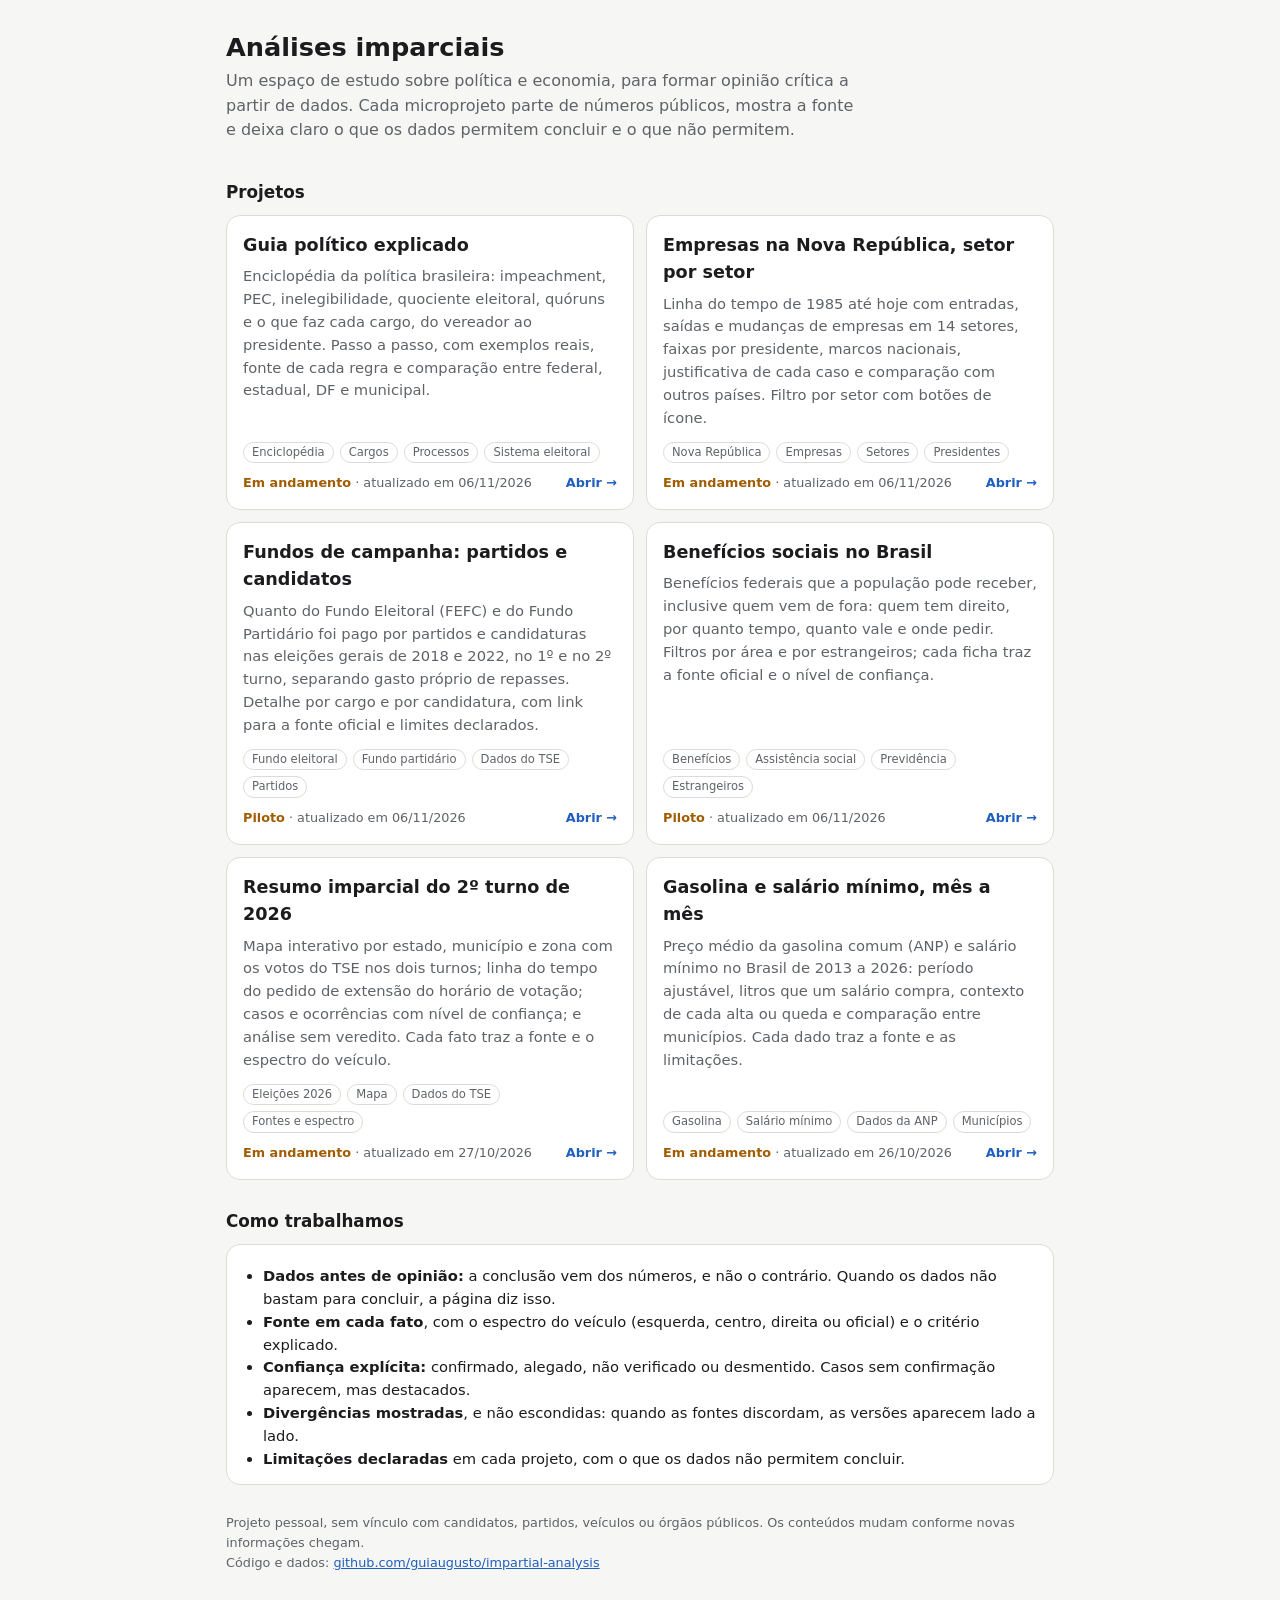
<file: index.html>
<!doctype html>
<html lang="pt-BR">
<head>
<meta charset="utf-8">
<meta name="viewport" content="width=device-width, initial-scale=1">
<title>Análises imparciais</title>
<meta name="description" content="Espaço de estudo de política e economia com dados públicos: fontes citadas, confiança explícita e limitações declaradas.">
<style>
:root{--bg:#f6f6f4;--card:#fff;--ink:#1c1c1e;--mut:#5f6368;--line:#dcdcd6;--acc:#1f5fbf;--ok:#2e7d32;--warn:#a15c00}
@media (prefers-color-scheme:dark){:root:not([data-theme="light"]){--bg:#121315;--card:#1c1d20;--ink:#ececec;--mut:#a0a4a8;--line:#33353a;--acc:#6fa6f0;--ok:#7fcf84;--warn:#f0a45e}}
*{box-sizing:border-box}
body{margin:0;background:var(--bg);color:var(--ink);font:16px/1.55 system-ui,-apple-system,"Segoe UI",Roboto,sans-serif}
.wrap{max-width:860px;margin:0 auto;padding:0 16px}
header{padding:32px 0 8px}
h1{font-size:1.6rem;margin:0 0 6px;line-height:1.2}
.lead{color:var(--mut);margin:0;max-width:62ch}
h2{font-size:1.05rem;margin:28px 0 10px}
.grid{display:grid;gap:12px;grid-template-columns:1fr}
@media(min-width:700px){.grid{grid-template-columns:1fr 1fr}}
.card{display:flex;flex-direction:column;background:var(--card);border:1px solid var(--line);border-radius:14px;padding:16px;text-decoration:none;color:inherit}
.card:hover,.card:focus-visible{border-color:var(--acc);outline:none}
.card h3{margin:0 0 6px;font-size:1.1rem}
.card p{margin:0 0 12px;color:var(--mut);font-size:.92rem;flex:1}
.tags{display:flex;flex-wrap:wrap;gap:6px;margin-bottom:10px}
.tag{font-size:.72rem;border:1px solid var(--line);border-radius:999px;padding:1px 8px;color:var(--mut)}
.meta{display:flex;justify-content:space-between;align-items:center;font-size:.8rem;color:var(--mut)}
.st{font-weight:600}.st.em-andamento{color:var(--warn)}.st.concluido{color:var(--ok)}
.go{color:var(--acc);font-weight:600}
.box{background:var(--card);border:1px solid var(--line);border-radius:14px;padding:14px 16px;font-size:.92rem}
.box ul{margin:6px 0 0;padding-left:20px}
footer{color:var(--mut);font-size:.8rem;padding:28px 0 48px}
a{color:var(--acc)}
.vazio{color:var(--mut)}
</style>
</head>
<body>
<div class="wrap">
  <header>
    <h1>Análises imparciais</h1>
    <p class="lead">Um espaço de estudo sobre política e economia, para formar opinião crítica a partir de dados. Cada microprojeto parte de números públicos, mostra a fonte e deixa claro o que os dados permitem concluir e o que não permitem.</p>
  </header>

  <h2>Projetos</h2>
  <div id="projetos" class="grid" aria-live="polite"><p class="vazio">Carregando projetos…</p></div>
  <noscript><p>Ative o JavaScript para ver a lista. Projeto atual: <a href="resumo-imparcial-eleicoes-2026/">Resumo imparcial do 2º turno de 2026</a>.</p></noscript>

  <h2>Como trabalhamos</h2>
  <div class="box">
    <ul>
      <li><b>Dados antes de opinião:</b> a conclusão vem dos números, e não o contrário. Quando os dados não bastam para concluir, a página diz isso.</li>
      <li><b>Fonte em cada fato</b>, com o espectro do veículo (esquerda, centro, direita ou oficial) e o critério explicado.</li>
      <li><b>Confiança explícita:</b> confirmado, alegado, não verificado ou desmentido. Casos sem confirmação aparecem, mas destacados.</li>
      <li><b>Divergências mostradas</b>, e não escondidas: quando as fontes discordam, as versões aparecem lado a lado.</li>
      <li><b>Limitações declaradas</b> em cada projeto, com o que os dados não permitem concluir.</li>
    </ul>
  </div>

  <footer>
    Projeto pessoal, sem vínculo com candidatos, partidos, veículos ou órgãos públicos. Os conteúdos mudam conforme novas informações chegam.
    <br>Código e dados: <a href="https://github.com/guiaugusto/impartial-analysis" target="_blank" rel="noopener">github.com/guiaugusto/impartial-analysis</a>
  </footer>
</div>
<script>
(function () {
  var el = document.getElementById('projetos');
  function esc(s) { return String(s).replace(/[&<>"]/g, function (c) { return { '&': '&amp;', '<': '&lt;', '>': '&gt;', '"': '&quot;' }[c]; }); }
  function data(iso) { var p = String(iso || '').split('-'); return p.length === 3 ? p[2] + '/' + p[1] + '/' + p[0] : ''; }
  fetch('projetos.json', { cache: 'no-cache' }).then(function (r) { if (!r.ok) throw new Error(r.status); return r.json(); }).then(function (lista) {
    if (!lista.length) { el.innerHTML = '<p class="vazio">Nenhum projeto ainda.</p>'; return; }
    lista.sort(function (a, b) { return String(b.atualizado).localeCompare(String(a.atualizado)); });
    el.innerHTML = lista.map(function (p) {
      return '<a class="card" href="' + esc(p.url) + '">' +
        '<h3>' + esc(p.titulo) + '</h3><p>' + esc(p.descricao) + '</p>' +
        '<div class="tags">' + (p.tags || []).map(function (t) { return '<span class="tag">' + esc(t) + '</span>'; }).join('') + '</div>' +
        '<div class="meta"><span><span class="st ' + esc(p.status) + '">' + esc(p.statusTexto || '') + '</span>' + (p.atualizado ? ' · atualizado em ' + data(p.atualizado) : '') + '</span><span class="go">Abrir →</span></div></a>';
    }).join('');
  }).catch(function () { el.innerHTML = '<p class="vazio">Não foi possível carregar a lista de projetos.</p>'; });
})();
</script>
</body>
</html>
</file>
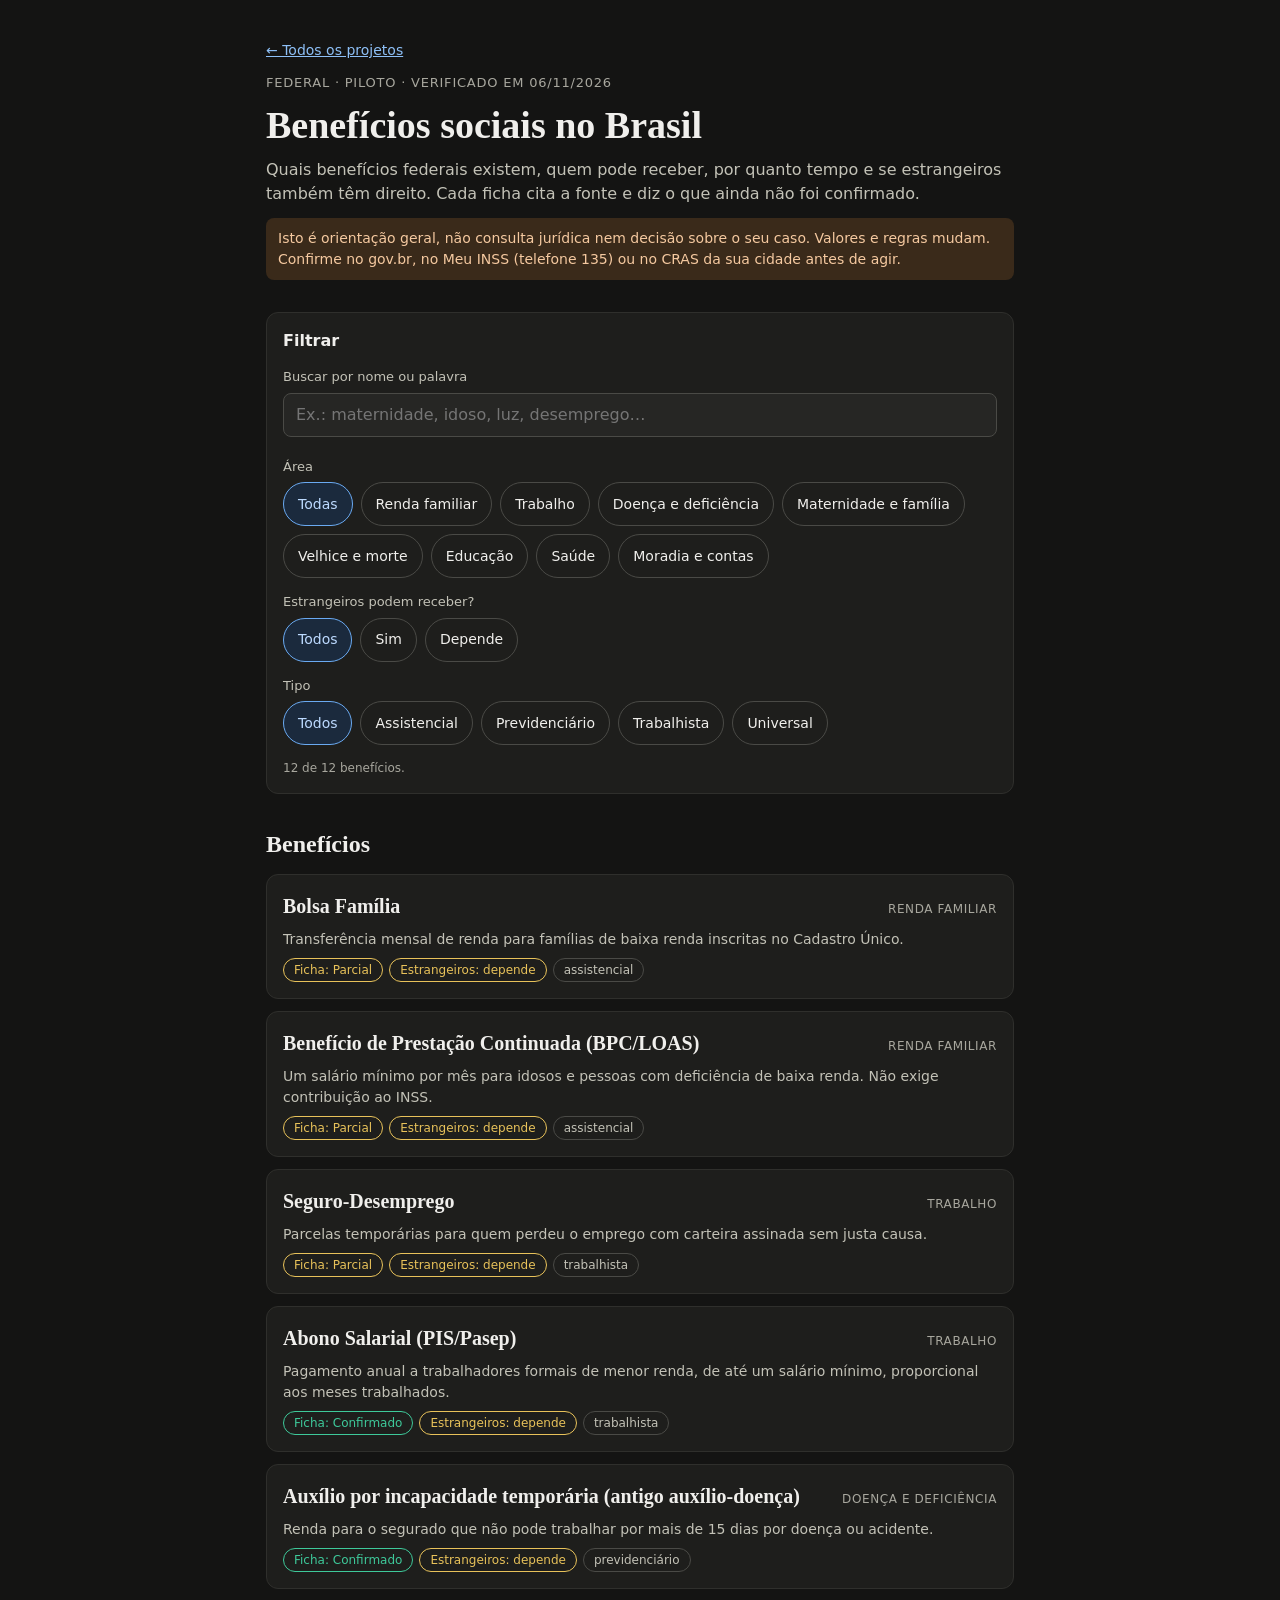
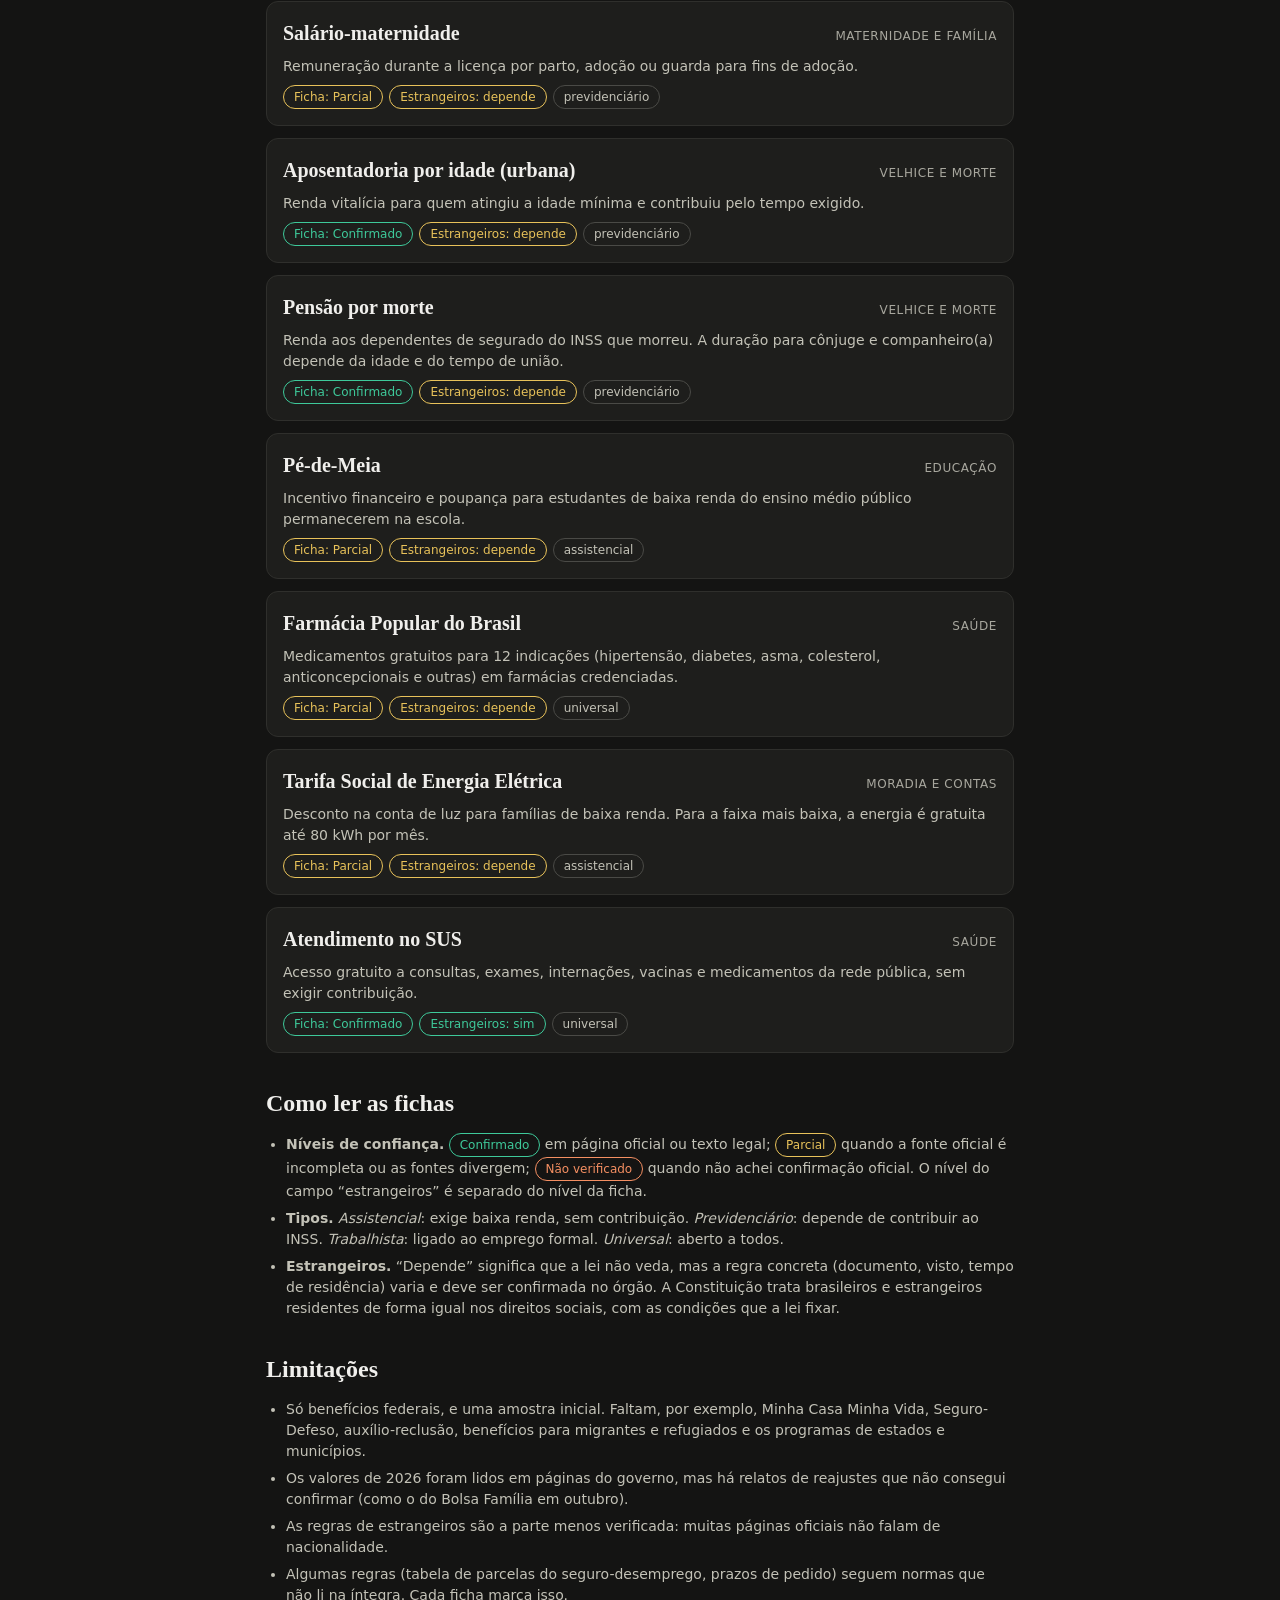
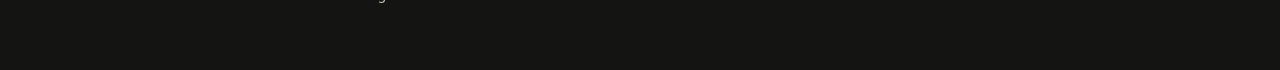
<file: beneficios-sociais-brasil/index.html>
<!doctype html>
<html lang="pt-BR">
<head>
<meta charset="utf-8">
<meta name="viewport" content="width=device-width, initial-scale=1">
<title>Benefícios sociais no Brasil</title>
<meta name="description" content="Benefícios federais que a população do Brasil, inclusive quem vem de fora, pode receber: quem tem direito, por quanto tempo, quanto vale e onde pedir. Cada ficha traz a fonte e o nível de confiança.">
<link rel="stylesheet" href="assets/styles.css">
</head>
<body>
<main class="wrap">

<header class="intro">
  <p class="crumb"><a href="../">← Todos os projetos</a></p>
  <p class="kicker">Federal · piloto · verificado em <span id="verificado"></span></p>
  <h1>Benefícios sociais no Brasil</h1>
  <p class="lead">Quais benefícios federais existem, quem pode receber, por quanto tempo e se estrangeiros também têm direito. Cada ficha cita a fonte e diz o que ainda não foi confirmado.</p>
  <p class="aviso">Isto é orientação geral, não consulta jurídica nem decisão sobre o seu caso. Valores e regras mudam. Confirme no gov.br, no Meu INSS (telefone 135) ou no CRAS da sua cidade antes de agir.</p>
</header>

<noscript><p class="aviso">Este projeto precisa de JavaScript para listar os benefícios.</p></noscript>
<p id="erro" class="aviso" hidden></p>

<section class="card" aria-labelledby="t-filtros">
  <h2 id="t-filtros" class="h-pequeno">Filtrar</h2>
  <label class="muted-label">Buscar por nome ou palavra
    <input id="busca" type="search" placeholder="Ex.: maternidade, idoso, luz, desemprego…" autocomplete="off" aria-label="Buscar benefício">
  </label>
  <div>
    <p class="muted-label">Área</p>
    <div id="f-cat" class="chips"></div>
  </div>
  <div>
    <p class="muted-label">Estrangeiros podem receber?</p>
    <div id="f-estr" class="chips"></div>
  </div>
  <div>
    <p class="muted-label">Tipo</p>
    <div id="f-tipo" class="chips"></div>
  </div>
  <p id="contagem" class="pequeno"></p>
</section>

<section aria-labelledby="t-lista">
  <h2 id="t-lista" class="serif">Benefícios</h2>
  <div id="lista" class="pilha"></div>
  <p id="vazio" class="muted" hidden>Nenhum benefício corresponde a esses filtros.</p>
</section>

<section aria-labelledby="t-metodo">
  <h2 id="t-metodo" class="serif">Como ler as fichas</h2>
  <ul class="fontes">
    <li><strong>Níveis de confiança.</strong> <span class="sel conf-confirmado">Confirmado</span> em página oficial ou texto legal; <span class="sel conf-parcial">Parcial</span> quando a fonte oficial é incompleta ou as fontes divergem; <span class="sel conf-nao-verificado">Não verificado</span> quando não achei confirmação oficial. O nível do campo “estrangeiros” é separado do nível da ficha.</li>
    <li><strong>Tipos.</strong> <em>Assistencial</em>: exige baixa renda, sem contribuição. <em>Previdenciário</em>: depende de contribuir ao INSS. <em>Trabalhista</em>: ligado ao emprego formal. <em>Universal</em>: aberto a todos.</li>
    <li><strong>Estrangeiros.</strong> “Depende” significa que a lei não veda, mas a regra concreta (documento, visto, tempo de residência) varia e deve ser confirmada no órgão. A Constituição trata brasileiros e estrangeiros residentes de forma igual nos direitos sociais, com as condições que a lei fixar.</li>
  </ul>
</section>

<section aria-labelledby="t-lim">
  <h2 id="t-lim" class="serif">Limitações</h2>
  <ul class="fontes">
    <li>Só benefícios federais, e uma amostra inicial. Faltam, por exemplo, Minha Casa Minha Vida, Seguro-Defeso, auxílio-reclusão, benefícios para migrantes e refugiados e os programas de estados e municípios.</li>
    <li>Os valores de 2026 foram lidos em páginas do governo, mas há relatos de reajustes que não consegui confirmar (como o do Bolsa Família em outubro).</li>
    <li>As regras de estrangeiros são a parte menos verificada: muitas páginas oficiais não falam de nacionalidade.</li>
    <li>Algumas regras (tabela de parcelas do seguro-desemprego, prazos de pedido) seguem normas que não li na íntegra. Cada ficha marca isso.</li>
  </ul>
</section>

</main>
<script src="assets/app.js"></script>
</body>
</html>
</file>
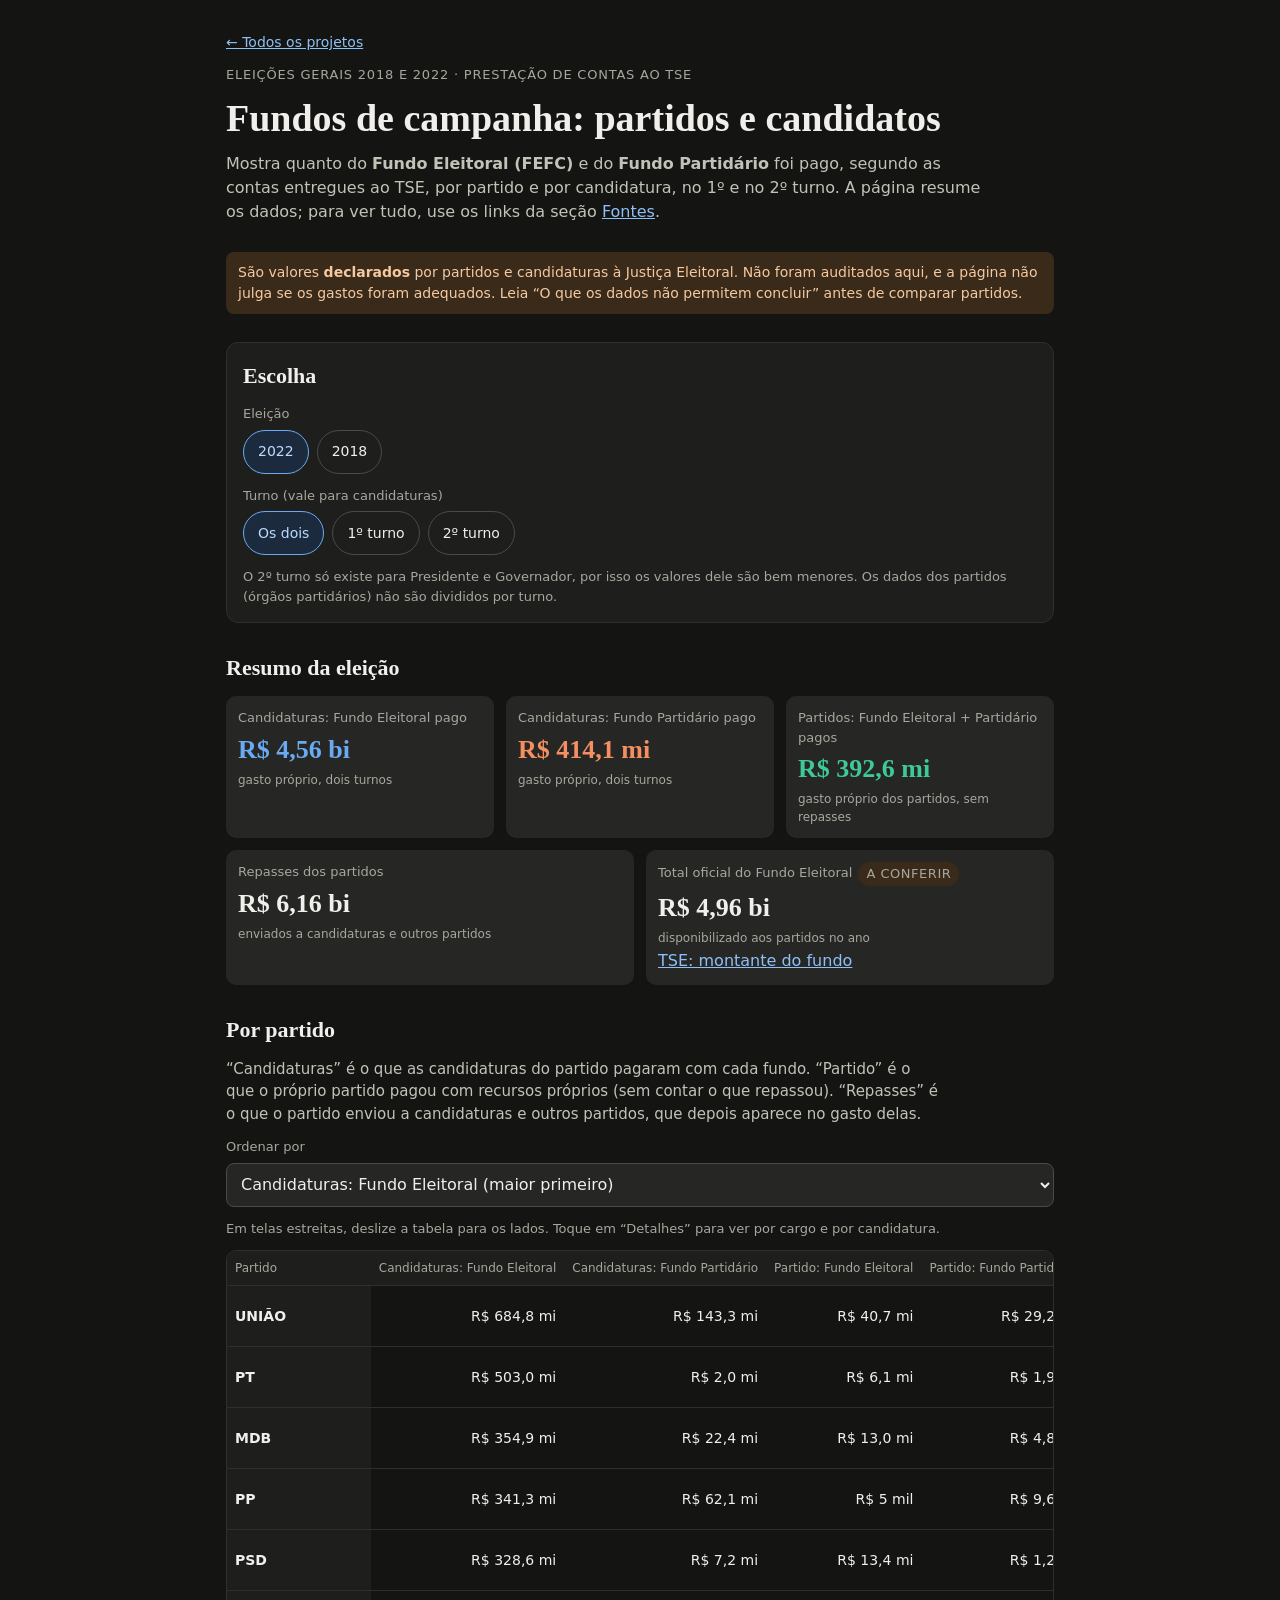
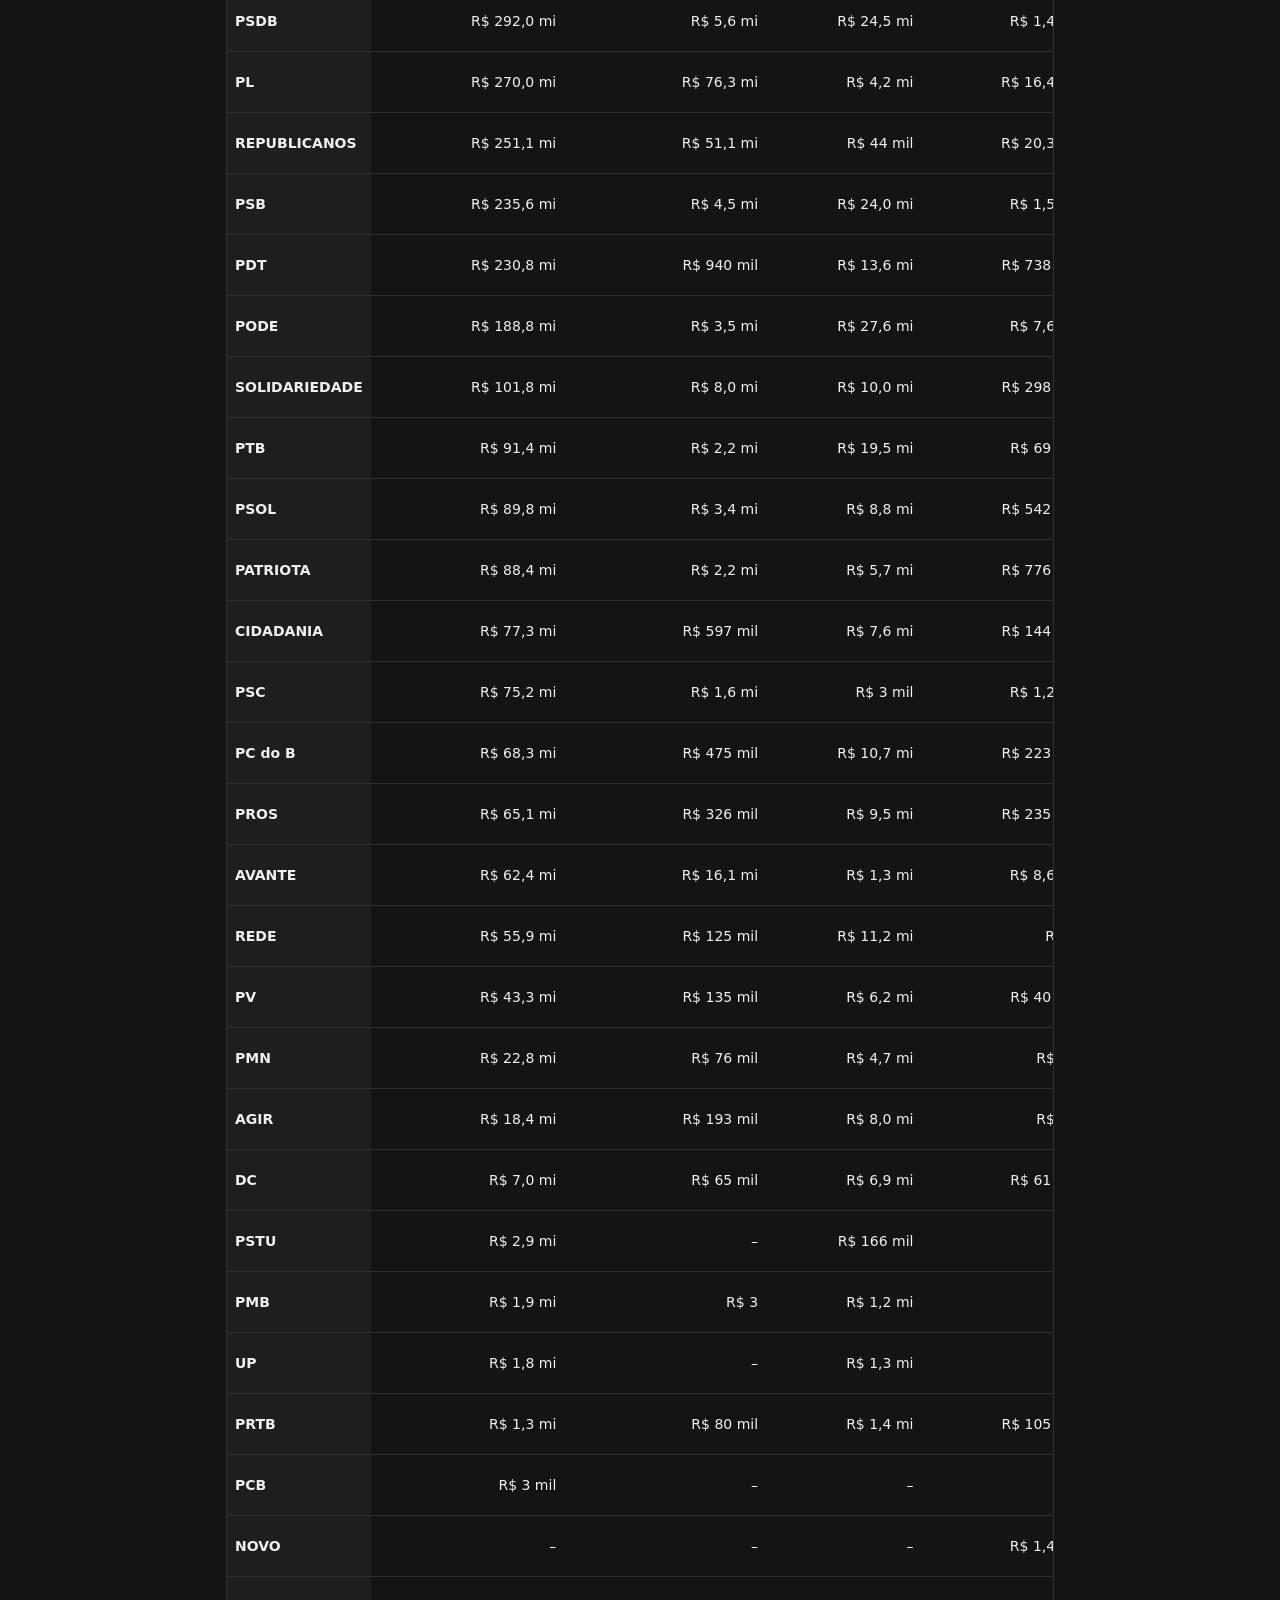
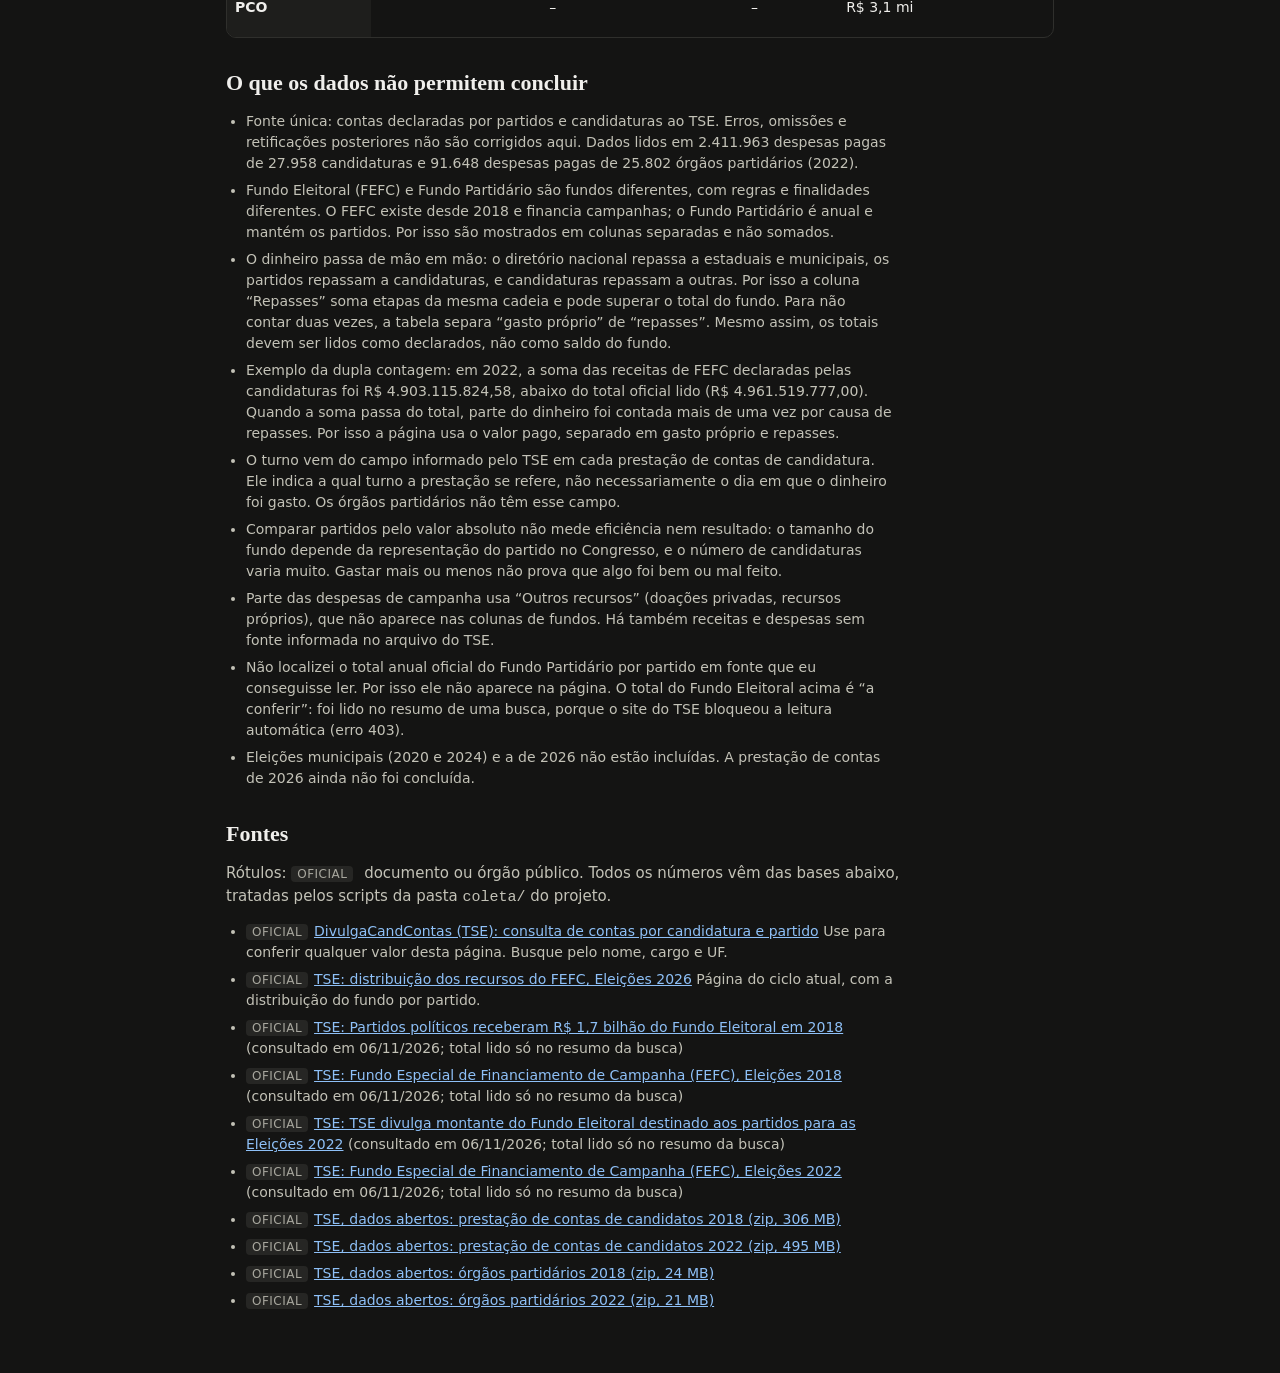
<file: fundo-partidario-campanhas/index.html>
<!doctype html>
<html lang="pt-BR">
<head>
<meta charset="utf-8">
<meta name="viewport" content="width=device-width, initial-scale=1">
<title>Fundos de campanha: partidos e candidatos</title>
<meta name="description" content="Quanto do Fundo Eleitoral (FEFC) e do Fundo Partidário foi pago por partidos e candidaturas nas eleições gerais de 2018 e 2022, no 1º e no 2º turno, com link para a fonte oficial de cada dado.">
<link rel="stylesheet" href="assets/styles.css">
</head>
<body>
<main class="wrap">

<header class="intro">
  <p class="crumb"><a href="../">← Todos os projetos</a></p>
  <p class="kicker">Eleições gerais 2018 e 2022 · prestação de contas ao TSE</p>
  <h1>Fundos de campanha: partidos e candidatos</h1>
  <p class="lead">Mostra quanto do <strong>Fundo Eleitoral (FEFC)</strong> e do <strong>Fundo Partidário</strong> foi pago, segundo as contas entregues ao TSE, por partido e por candidatura, no 1º e no 2º turno. A página resume os dados; para ver tudo, use os links da seção <a href="#fontes">Fontes</a>.</p>
</header>

<noscript><p class="aviso">Esta página precisa de JavaScript para mostrar as tabelas.</p></noscript>
<p id="erro" class="aviso" role="alert" hidden></p>
<p class="aviso">São valores <strong>declarados</strong> por partidos e candidaturas à Justiça Eleitoral. Não foram auditados aqui, e a página não julga se os gastos foram adequados. Leia “O que os dados não permitem concluir” antes de comparar partidos.</p>

<section class="card" aria-labelledby="t-filtros">
  <h2 id="t-filtros">Escolha</h2>
  <div class="grupo"><span id="l-ano">Eleição</span><div id="anos" class="chips" role="group" aria-labelledby="l-ano"></div></div>
  <div class="grupo"><span id="l-turno">Turno (vale para candidaturas)</span><div id="turnos" class="chips" role="group" aria-labelledby="l-turno"></div></div>
  <p class="dica">O 2º turno só existe para Presidente e Governador, por isso os valores dele são bem menores. Os dados dos partidos (órgãos partidários) não são divididos por turno.</p>
</section>

<section aria-labelledby="t-resumo">
  <h2 id="t-resumo">Resumo da eleição</h2>
  <div id="metricas" class="metricas"></div>
</section>

<section aria-labelledby="t-partidos">
  <h2 id="t-partidos">Por partido</h2>
  <p class="texto">“Candidaturas” é o que as candidaturas do partido pagaram com cada fundo. “Partido” é o que o próprio partido pagou com recursos próprios (sem contar o que repassou). “Repasses” é o que o partido enviou a candidaturas e outros partidos, que depois aparece no gasto delas.</p>
  <label class="grupo"><span>Ordenar por</span>
    <select id="ordem" aria-label="Ordenar a tabela por">
      <option value="cf">Candidaturas: Fundo Eleitoral (maior primeiro)</option>
      <option value="cp">Candidaturas: Fundo Partidário</option>
      <option value="pf">Partido: Fundo Eleitoral</option>
      <option value="pp">Partido: Fundo Partidário</option>
      <option value="rep">Repasses do partido</option>
      <option value="nome">Nome do partido (A–Z)</option>
    </select>
  </label>
  <p class="dica" id="dica-rolagem">Em telas estreitas, deslize a tabela para os lados. Toque em “Detalhes” para ver por cargo e por candidatura.</p>
  <div class="tabela-wrap" tabindex="0" role="region" aria-label="Tabela de partidos" id="tabela-wrap">
    <table>
      <thead><tr>
        <th scope="col">Partido</th>
        <th scope="col" class="num">Candidaturas: Fundo Eleitoral</th>
        <th scope="col" class="num">Candidaturas: Fundo Partidário</th>
        <th scope="col" class="num">Partido: Fundo Eleitoral</th>
        <th scope="col" class="num">Partido: Fundo Partidário</th>
        <th scope="col" class="num">Repasses (FEFC + FP)</th>
        <th scope="col"><span class="visually">Detalhes</span></th>
      </tr></thead>
      <tbody id="corpo"></tbody>
    </table>
  </div>
</section>

<section aria-labelledby="t-limites">
  <h2 id="t-limites">O que os dados não permitem concluir</h2>
  <ul class="lista" id="limites"></ul>
</section>

<section aria-labelledby="t-fontes" id="fontes">
  <h2 id="t-fontes">Fontes</h2>
  <p class="texto">Rótulos: <span class="fonte-tipo">oficial</span> documento ou órgão público. Todos os números vêm das bases abaixo, tratadas pelos scripts da pasta <code>coleta/</code> do projeto.</p>
  <ul class="lista" id="lista-fontes"></ul>
</section>

</main>

<dialog id="dlg" aria-labelledby="dlg-titulo">
  <div class="dlg-topo">
    <h2 id="dlg-titulo"></h2>
    <button type="button" class="btn" id="dlg-fechar">Fechar</button>
  </div>
  <div id="dlg-corpo"></div>
</dialog>

<script src="assets/app.js"></script>
</body>
</html>
</file>
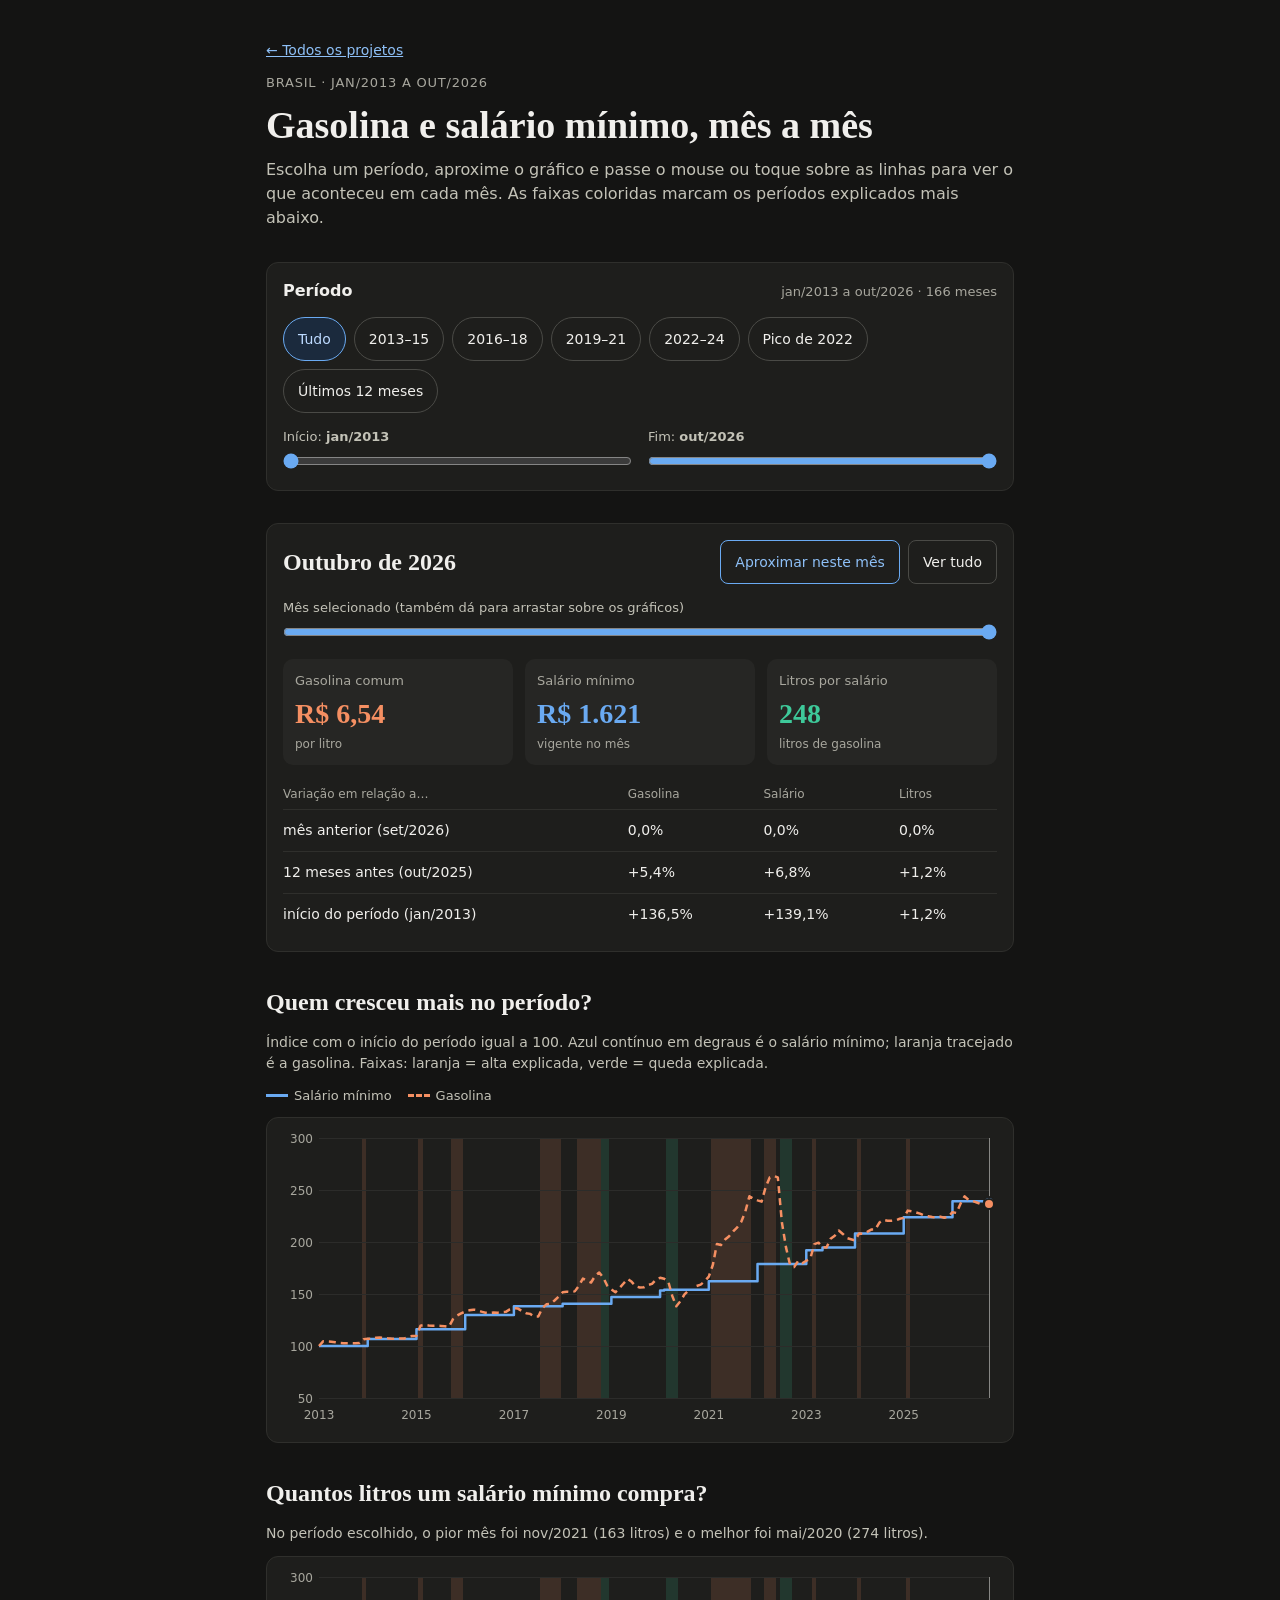
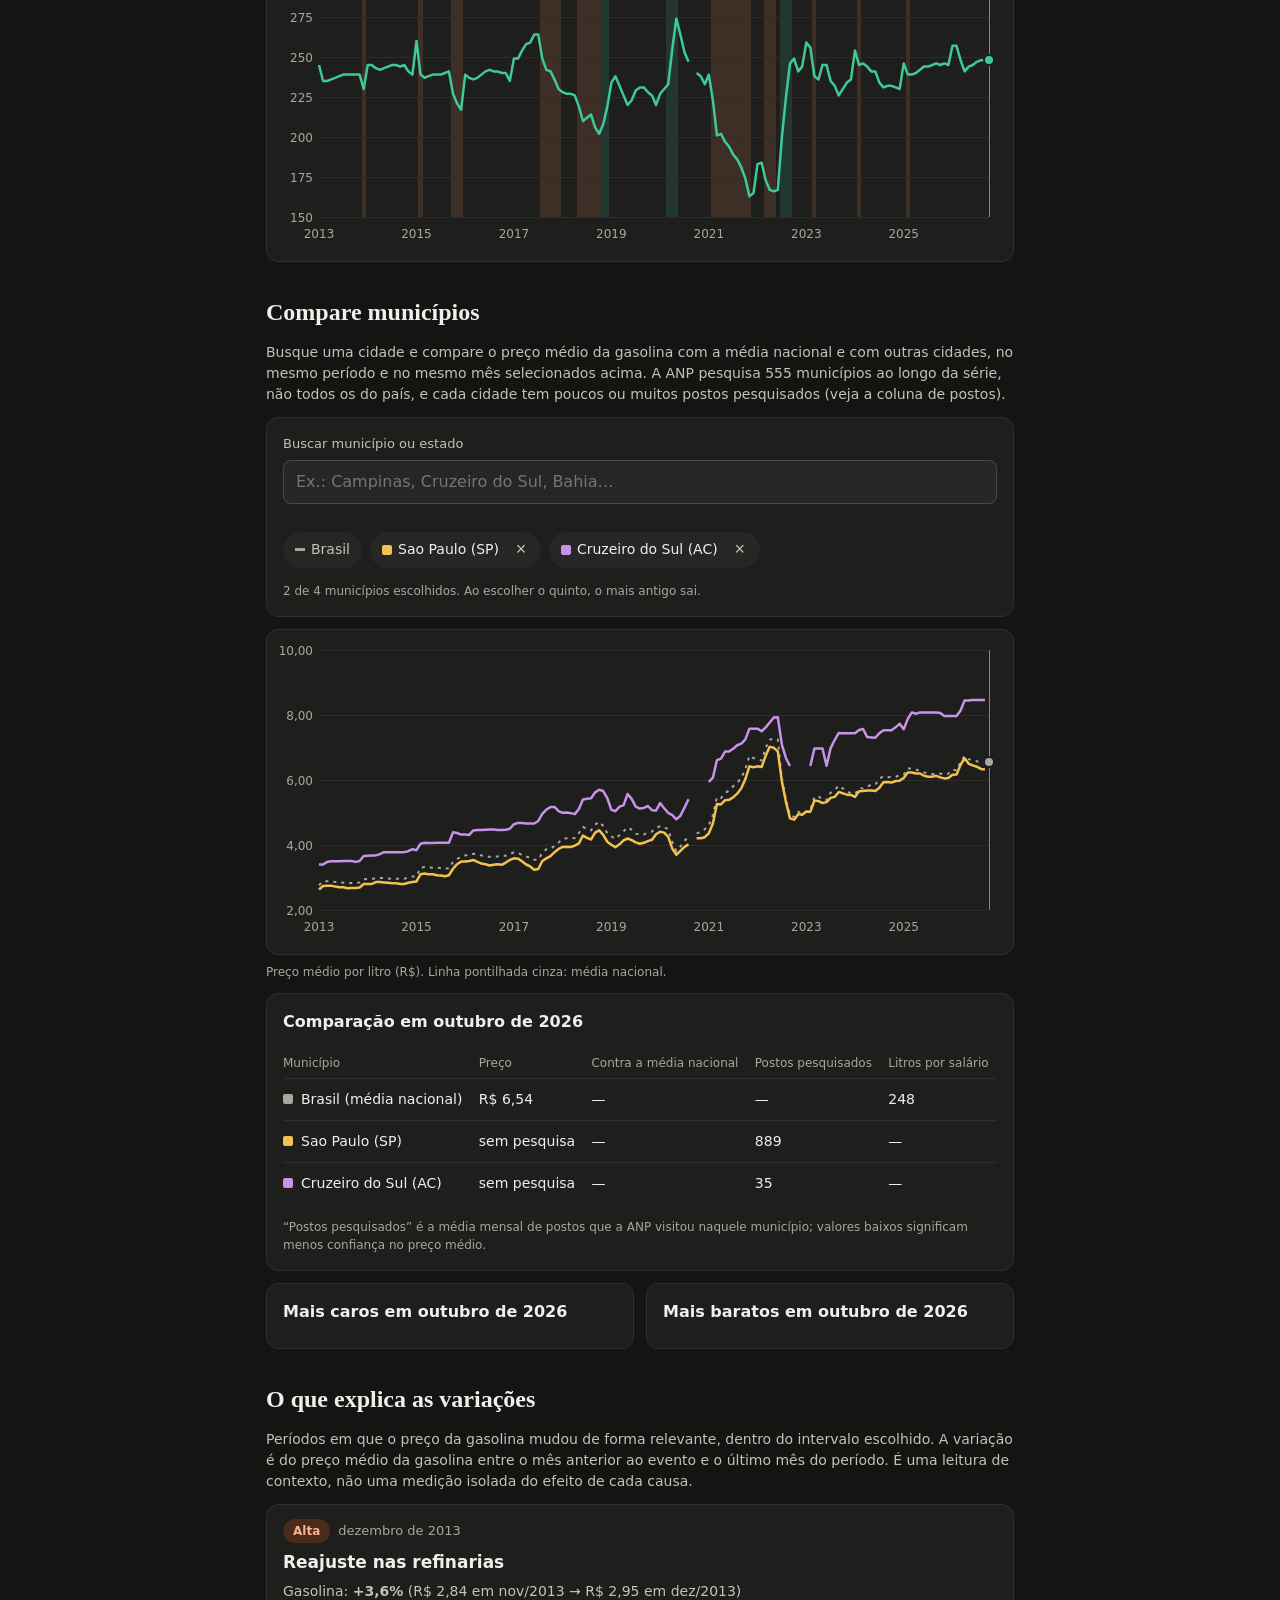
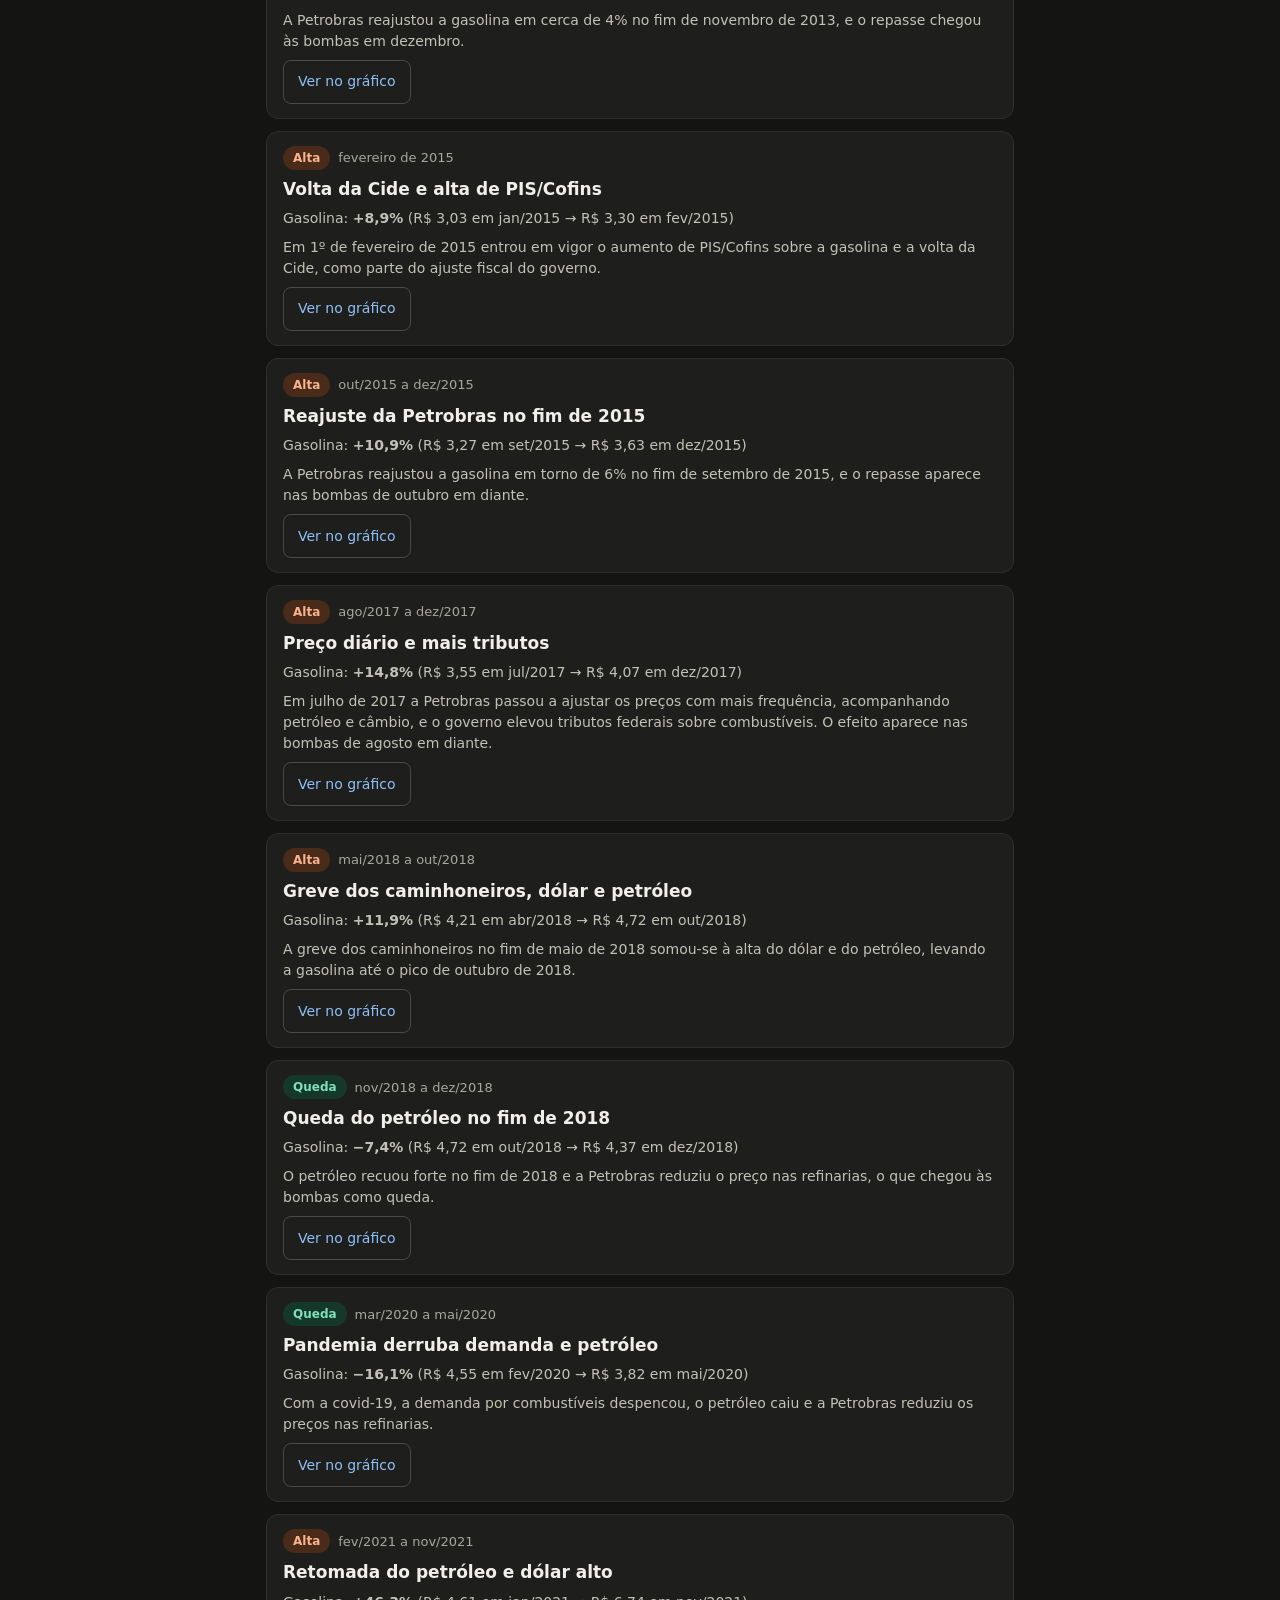
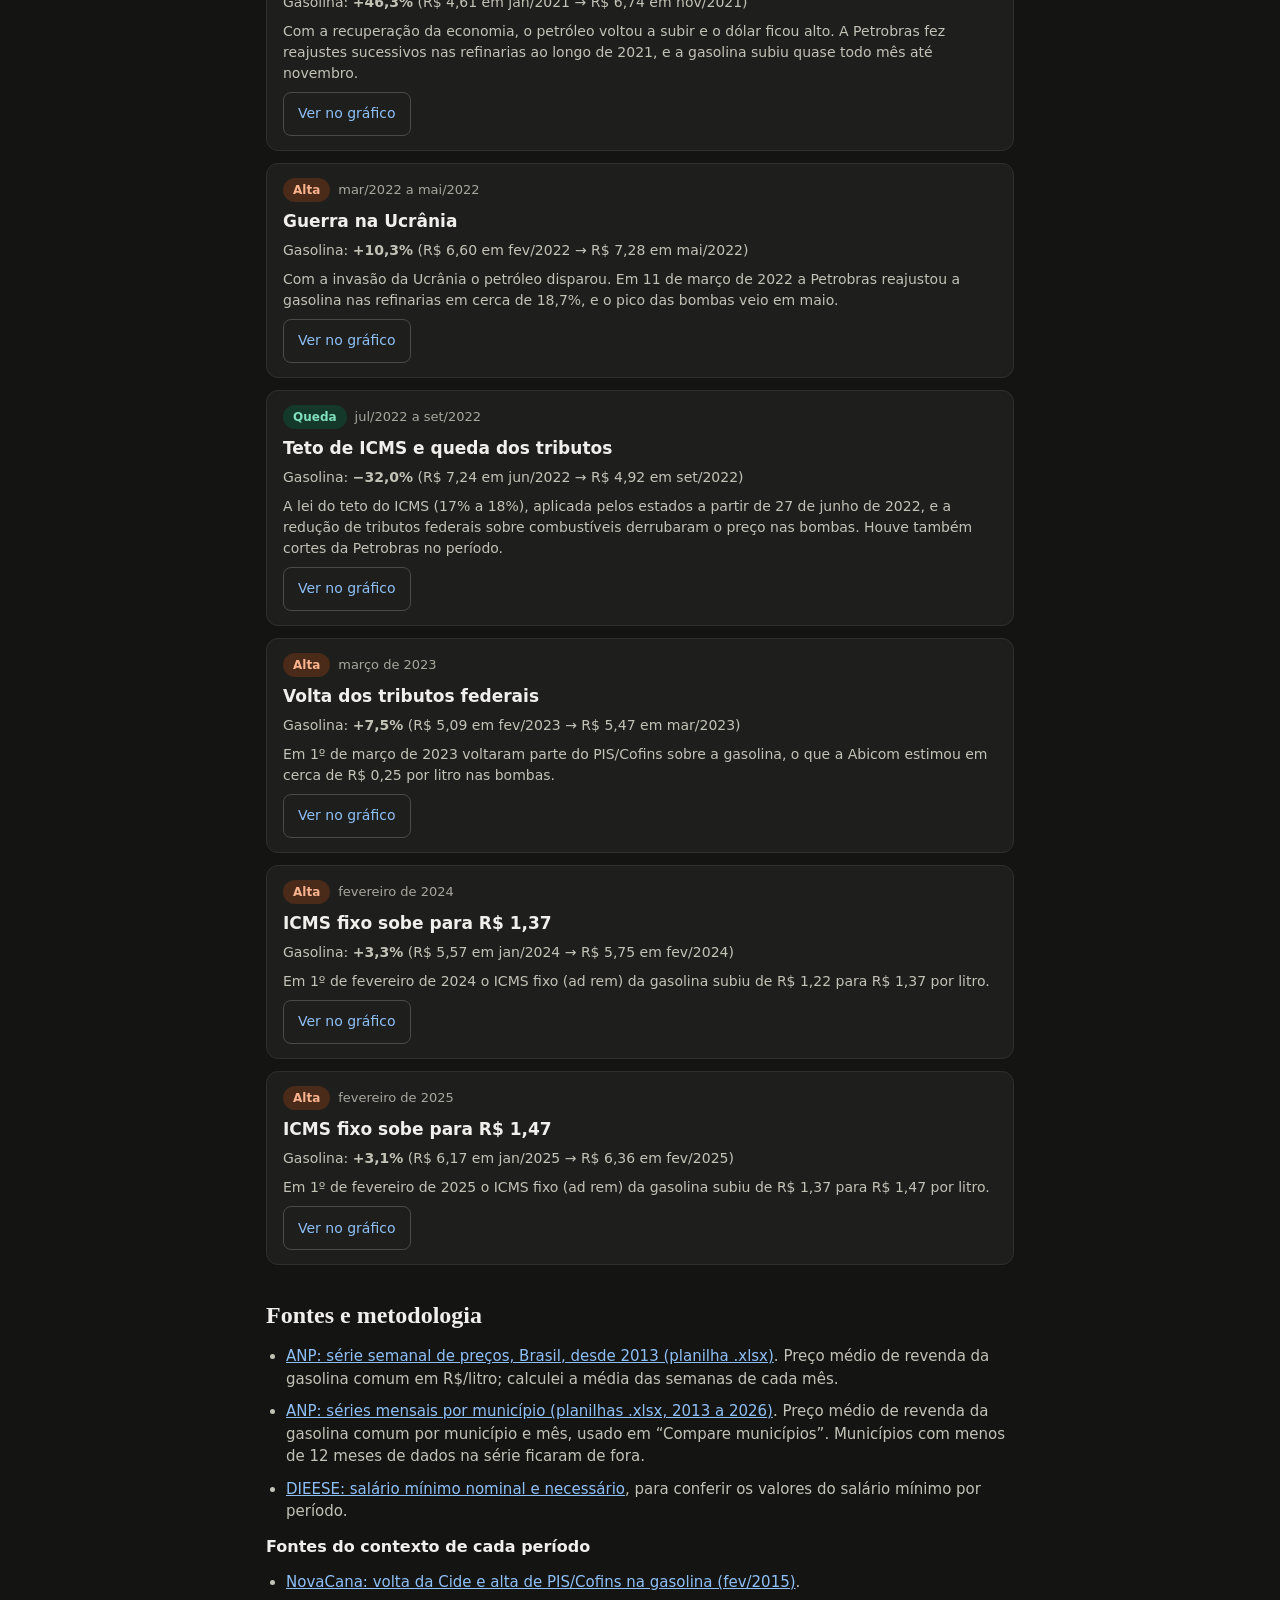
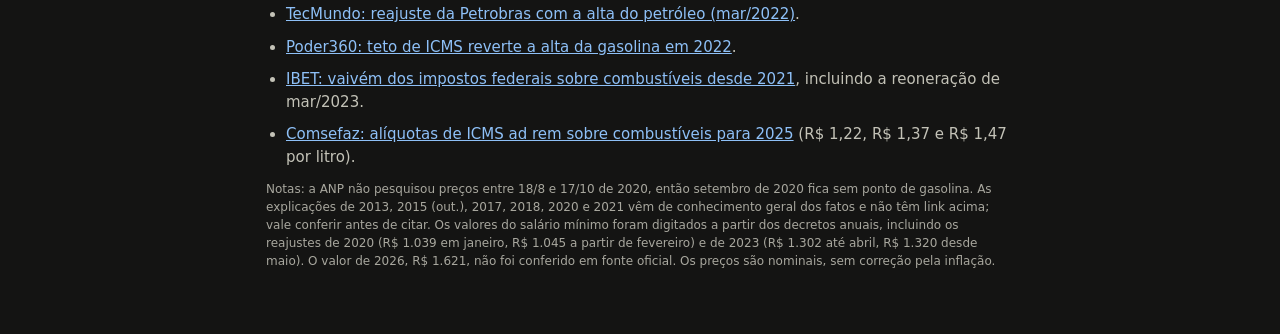
<file: gasolina-vs-salario-minimo/index.html>
<!doctype html>
<html lang="pt-BR">
<head>
<meta charset="utf-8">
<meta name="viewport" content="width=device-width, initial-scale=1">
<title>Gasolina e salário mínimo, mês a mês</title>
<meta name="description" content="Preço médio da gasolina comum (ANP) e salário mínimo no Brasil, de 2013 a 2026: período ajustável, mês a mês, contexto de cada alta ou queda e comparação entre municípios.">
<link rel="stylesheet" href="assets/styles.css">
</head>
<body>
<main class="wrap">

<header class="intro">
  <p class="crumb"><a href="../">← Todos os projetos</a></p>
  <p class="kicker">Brasil · jan/2013 a out/2026</p>
  <h1>Gasolina e salário mínimo, mês a mês</h1>
  <p class="lead">Escolha um período, aproxime o gráfico e passe o mouse ou toque sobre as linhas para ver o que aconteceu em cada mês. As faixas coloridas marcam os períodos explicados mais abaixo.</p>
</header>

<noscript><p class="aviso">Este projeto precisa de JavaScript para desenhar os gráficos.</p></noscript>
<p id="erro" class="aviso" hidden></p>

<section class="card" aria-labelledby="t-periodo">
  <div class="linha-titulo"><h2 id="t-periodo" class="h-pequeno">Período</h2><span id="periodo-label" class="muted"></span></div>
  <div id="presets" class="chips"></div>
  <div class="sliders">
    <label>Início: <strong id="inicio-label"></strong><input id="inicio" type="range" step="1" aria-label="Mês inicial do período"></label>
    <label>Fim: <strong id="fim-label"></strong><input id="fim" type="range" step="1" aria-label="Mês final do período"></label>
  </div>
</section>

<section class="card" aria-labelledby="mes-titulo">
  <div class="linha-titulo">
    <h2 id="mes-titulo" class="serif"></h2>
    <div class="acoes">
      <button id="aproximar" type="button" class="btn azul">Aproximar neste mês</button>
      <button id="ver-tudo" type="button" class="btn">Ver tudo</button>
    </div>
  </div>
  <label class="muted-label">Mês selecionado (também dá para arrastar sobre os gráficos)
    <input id="mes" type="range" step="1" aria-label="Mês selecionado">
  </label>
  <div class="metricas">
    <div class="metrica"><span>Gasolina comum</span><strong id="m-gas" class="laranja"></strong><small>por litro</small></div>
    <div class="metrica"><span>Salário mínimo</span><strong id="m-sal" class="azul-txt"></strong><small>vigente no mês</small></div>
    <div class="metrica"><span>Litros por salário</span><strong id="m-lit" class="verde-txt"></strong><small>litros de gasolina</small></div>
  </div>
  <div id="contexto" class="contexto" hidden></div>
  <p id="nota" class="nota" hidden></p>
  <div class="tabela-wrap">
    <table>
      <thead><tr><th>Variação em relação a…</th><th>Gasolina</th><th>Salário</th><th>Litros</th></tr></thead>
      <tbody id="var-corpo"></tbody>
    </table>
  </div>
</section>

<section aria-labelledby="t-c1">
  <h2 id="t-c1" class="serif">Quem cresceu mais no período?</h2>
  <p class="texto">Índice com o início do período igual a 100. Azul contínuo em degraus é o salário mínimo; laranja tracejado é a gasolina. Faixas: laranja = alta explicada, verde = queda explicada.</p>
  <div class="legenda">
    <span><i class="traco" style="border-top:3px solid var(--azul)"></i>Salário mínimo</span>
    <span><i class="traco" style="border-top:3px dashed var(--laranja)"></i>Gasolina</span>
  </div>
  <div class="painel"><div class="plot" id="c1" style="height:260px"><div class="camada"></div><div class="hit" data-chart="c1"></div></div></div>
</section>

<section aria-labelledby="t-c2">
  <h2 id="t-c2" class="serif">Quantos litros um salário mínimo compra?</h2>
  <p id="lit-resumo" class="texto"></p>
  <div class="painel"><div class="plot" id="c2" style="height:240px"><div class="camada"></div><div class="hit" data-chart="c2"></div></div></div>
</section>

<section aria-labelledby="t-mun">
  <h2 id="t-mun" class="serif">Compare municípios</h2>
  <p id="mun-intro" class="texto"></p>
  <div class="card">
    <label class="muted-label">Buscar município ou estado
      <input id="busca" type="search" placeholder="Ex.: Campinas, Cruzeiro do Sul, Bahia…" aria-label="Buscar município" autocomplete="off">
    </label>
    <div id="resultados" class="chips"></div>
    <p id="sem-resultado" class="muted" hidden>Nenhum município encontrado para essa busca.</p>
    <div id="escolhidos" class="chips"></div>
    <p id="contagem" class="pequeno"></p>
  </div>
  <div class="painel"><div class="plot" id="cm" style="height:260px" role="img" aria-label="Gráfico de linhas do preço médio da gasolina em R$ por litro para os municípios escolhidos e para a média nacional"><div class="camada"></div><div class="hit" data-chart="cm"></div></div></div>
  <p class="pequeno" style="margin:-4px 0 0">Preço médio por litro (R$). Linha pontilhada cinza: média nacional.</p>
  <div class="card">
    <h3 id="mun-tabela-titulo" class="h-pequeno"></h3>
    <div class="tabela-wrap">
      <table class="larga">
        <thead><tr><th>Município</th><th>Preço</th><th>Contra a média nacional</th><th>Postos pesquisados</th><th>Litros por salário</th></tr></thead>
        <tbody id="mun-corpo"></tbody>
      </table>
    </div>
    <p class="pequeno">“Postos pesquisados” é a média mensal de postos que a ANP visitou naquele município; valores baixos significam menos confiança no preço médio.</p>
  </div>
  <div class="duas">
    <div class="card"><h3 id="rk-caros" class="h-pequeno"></h3><div id="lista-caros"></div></div>
    <div class="card"><h3 id="rk-baratos" class="h-pequeno"></h3><div id="lista-baratos"></div></div>
  </div>
</section>

<section aria-labelledby="t-ev">
  <h2 id="t-ev" class="serif">O que explica as variações</h2>
  <p class="texto">Períodos em que o preço da gasolina mudou de forma relevante, dentro do intervalo escolhido. A variação é do preço médio da gasolina entre o mês anterior ao evento e o último mês do período. É uma leitura de contexto, não uma medição isolada do efeito de cada causa.</p>
  <div id="eventos" class="pilha"></div>
  <p id="sem-eventos" class="muted" hidden>Nenhum dos períodos explicados cai dentro do intervalo escolhido. Amplie o período para ver o contexto.</p>
</section>

<section aria-labelledby="t-fontes">
  <h2 id="t-fontes" class="serif">Fontes e metodologia</h2>
  <ul class="fontes">
    <li><a href="https://www.gov.br/anp/pt-br/assuntos/precos-e-defesa-da-concorrencia/precos/precos-revenda-e-de-distribuicao-combustiveis/shlp/semanal/semanal-brasil-desde-2013.xlsx">ANP: série semanal de preços, Brasil, desde 2013 (planilha .xlsx)</a>. Preço médio de revenda da gasolina comum em R$/litro; calculei a média das semanas de cada mês.</li>
    <li><a href="https://www.gov.br/anp/pt-br/assuntos/precos-e-defesa-da-concorrencia/precos/precos-revenda-e-de-distribuicao-combustiveis/serie-historica-do-levantamento-de-precos">ANP: séries mensais por município (planilhas .xlsx, 2013 a 2026)</a>. Preço médio de revenda da gasolina comum por município e mês, usado em “Compare municípios”. Municípios com menos de 12 meses de dados na série ficaram de fora.</li>
    <li><a href="https://www.dieese.org.br/analisecestabasica/salarioMinimo.html">DIEESE: salário mínimo nominal e necessário</a>, para conferir os valores do salário mínimo por período.</li>
  </ul>
  <h3 class="h-pequeno">Fontes do contexto de cada período</h3>
  <ul class="fontes">
    <li><a href="https://www.novacana.com/n/etanol/mercado/gasolina/governo-anuncia-volta-cide-gasolina-200115/">NovaCana: volta da Cide e alta de PIS/Cofins na gasolina (fev/2015)</a>.</li>
    <li><a href="https://www.tecmundo.com.br/mercado/235188-petrobras-reajusta-gasolina-diesel-gas-alta-petroleo.htm">TecMundo: reajuste da Petrobras com a alta do petróleo (mar/2022)</a>.</li>
    <li><a href="https://www.poder360.com.br/energia/teto-de-icms-reverte-alta-da-gasolina-em-2022/">Poder360: teto de ICMS reverte a alta da gasolina em 2022</a>.</li>
    <li><a href="https://www.ibet.com.br/da-isencao-a-reoneracao-integral-veja-como-foi-o-vaivem-dos-impostos-sobre-combustiveis-desde-2021/">IBET: vaivém dos impostos federais sobre combustíveis desde 2021</a>, incluindo a reoneração de mar/2023.</li>
    <li><a href="https://comsefaz.org.br/novo/confaz-publica-aliquotas-ad-rem-sobre-combustiveis-para-2025">Comsefaz: alíquotas de ICMS ad rem sobre combustíveis para 2025</a> (R$ 1,22, R$ 1,37 e R$ 1,47 por litro).</li>
  </ul>
  <p class="pequeno">Notas: a ANP não pesquisou preços entre 18/8 e 17/10 de 2020, então setembro de 2020 fica sem ponto de gasolina. As explicações de 2013, 2015 (out.), 2017, 2018, 2020 e 2021 vêm de conhecimento geral dos fatos e não têm link acima; vale conferir antes de citar. Os valores do salário mínimo foram digitados a partir dos decretos anuais, incluindo os reajustes de 2020 (R$ 1.039 em janeiro, R$ 1.045 a partir de fevereiro) e de 2023 (R$ 1.302 até abril, R$ 1.320 desde maio). O valor de 2026, R$ 1.621, não foi conferido em fonte oficial. Os preços são nominais, sem correção pela inflação.</p>
</section>

</main>
<script src="assets/app.js"></script>
</body>
</html>
</file>
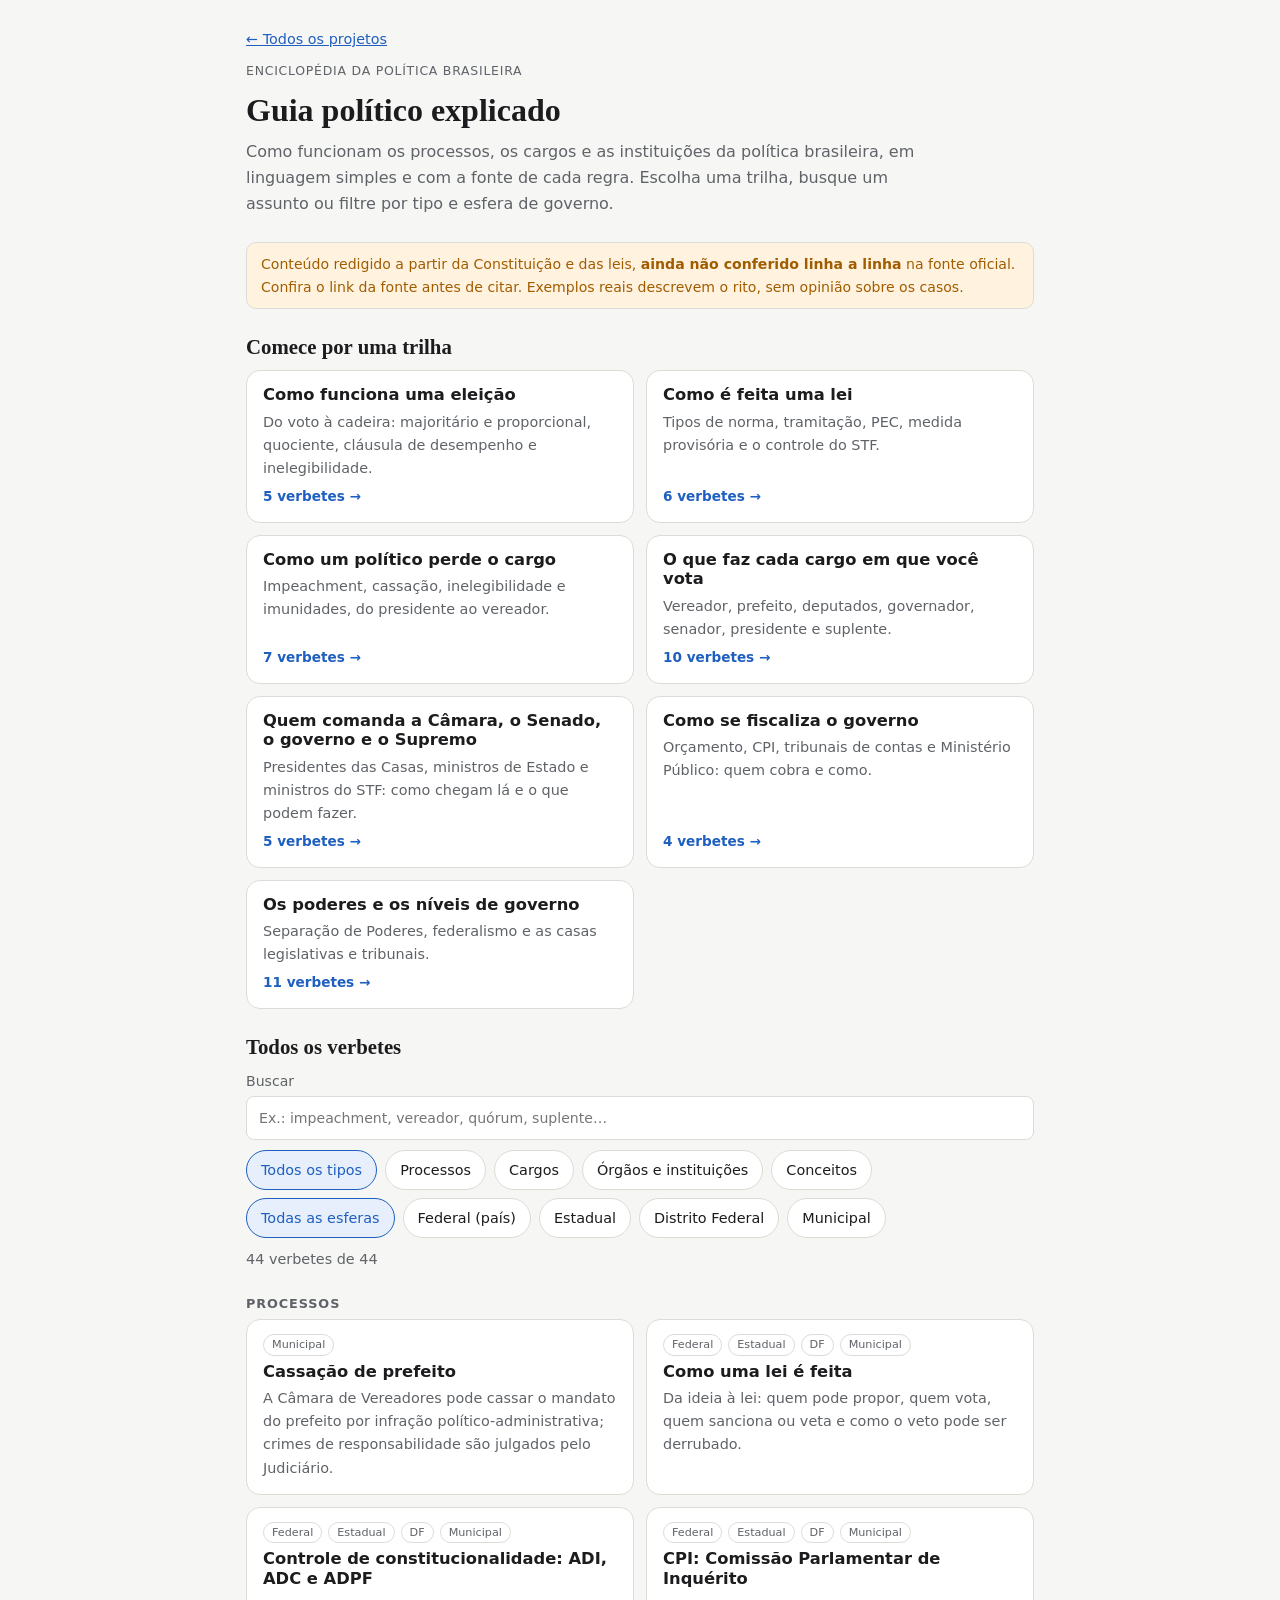
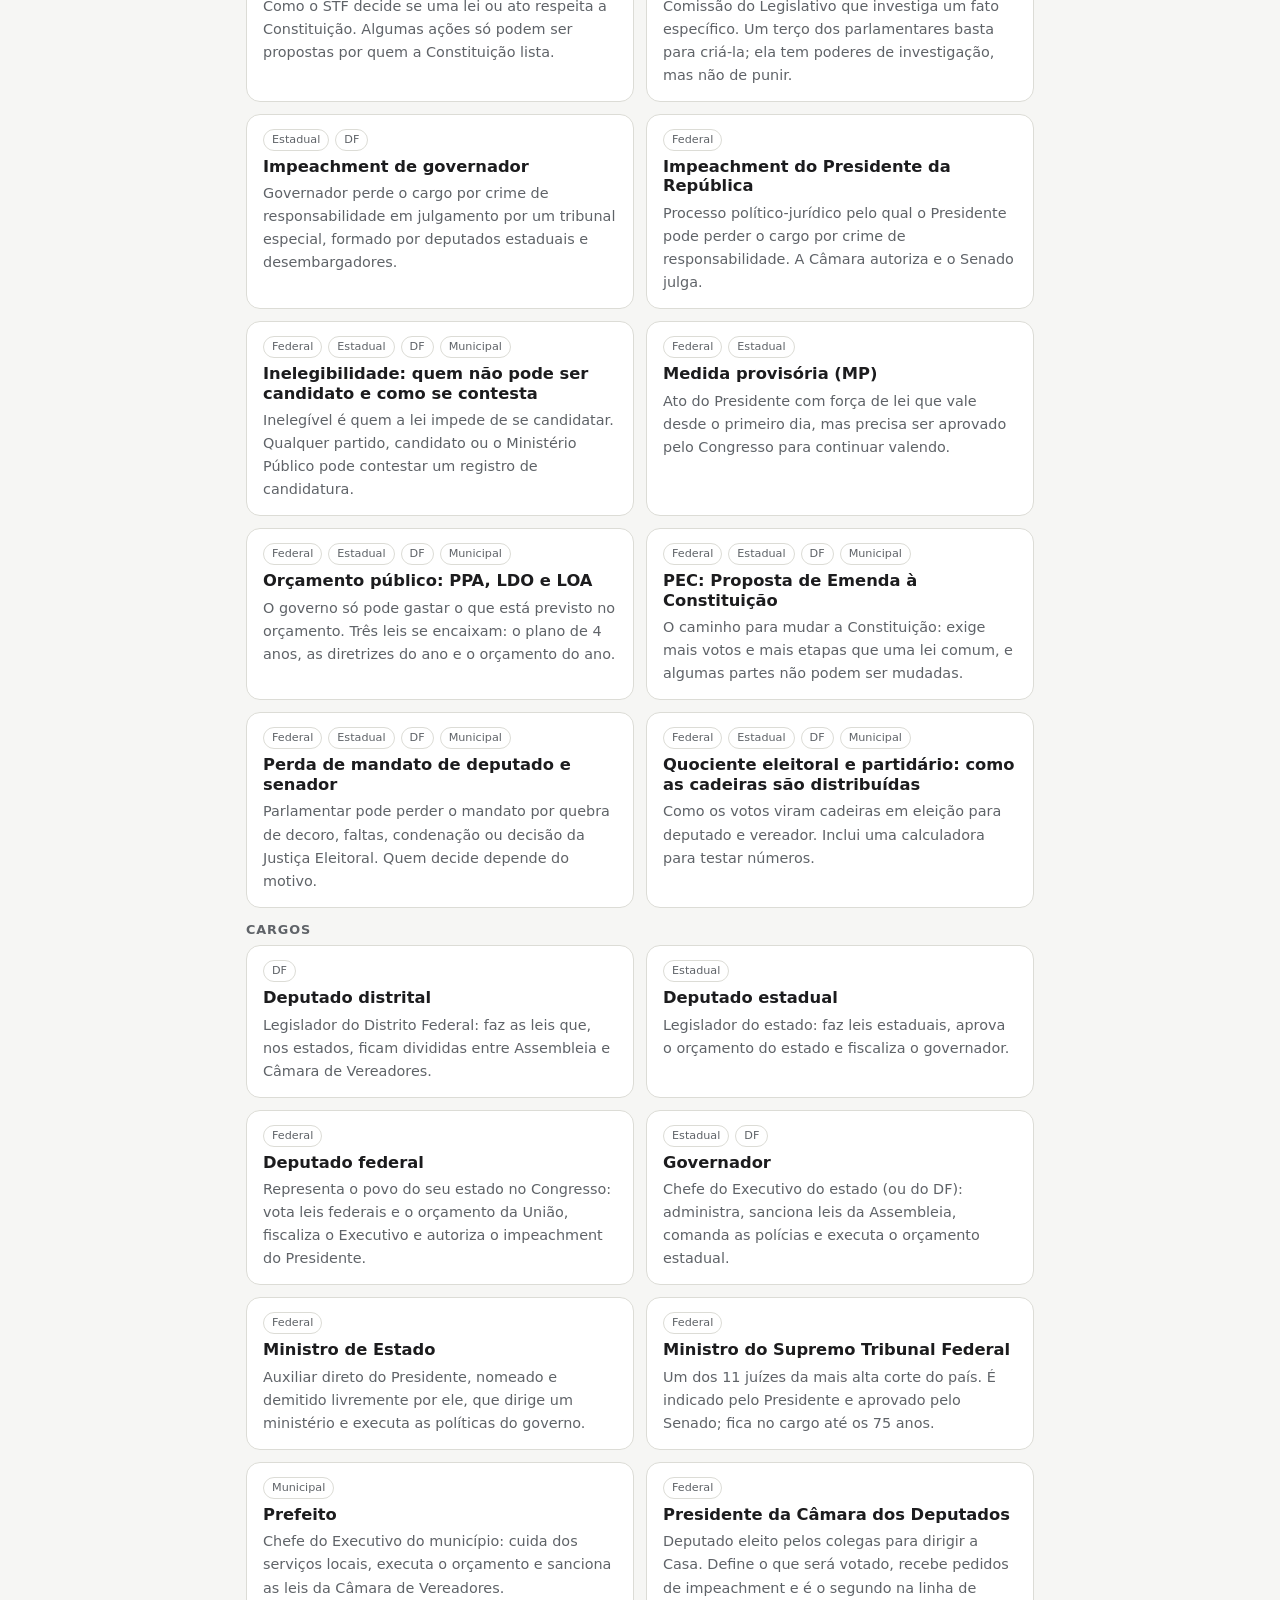
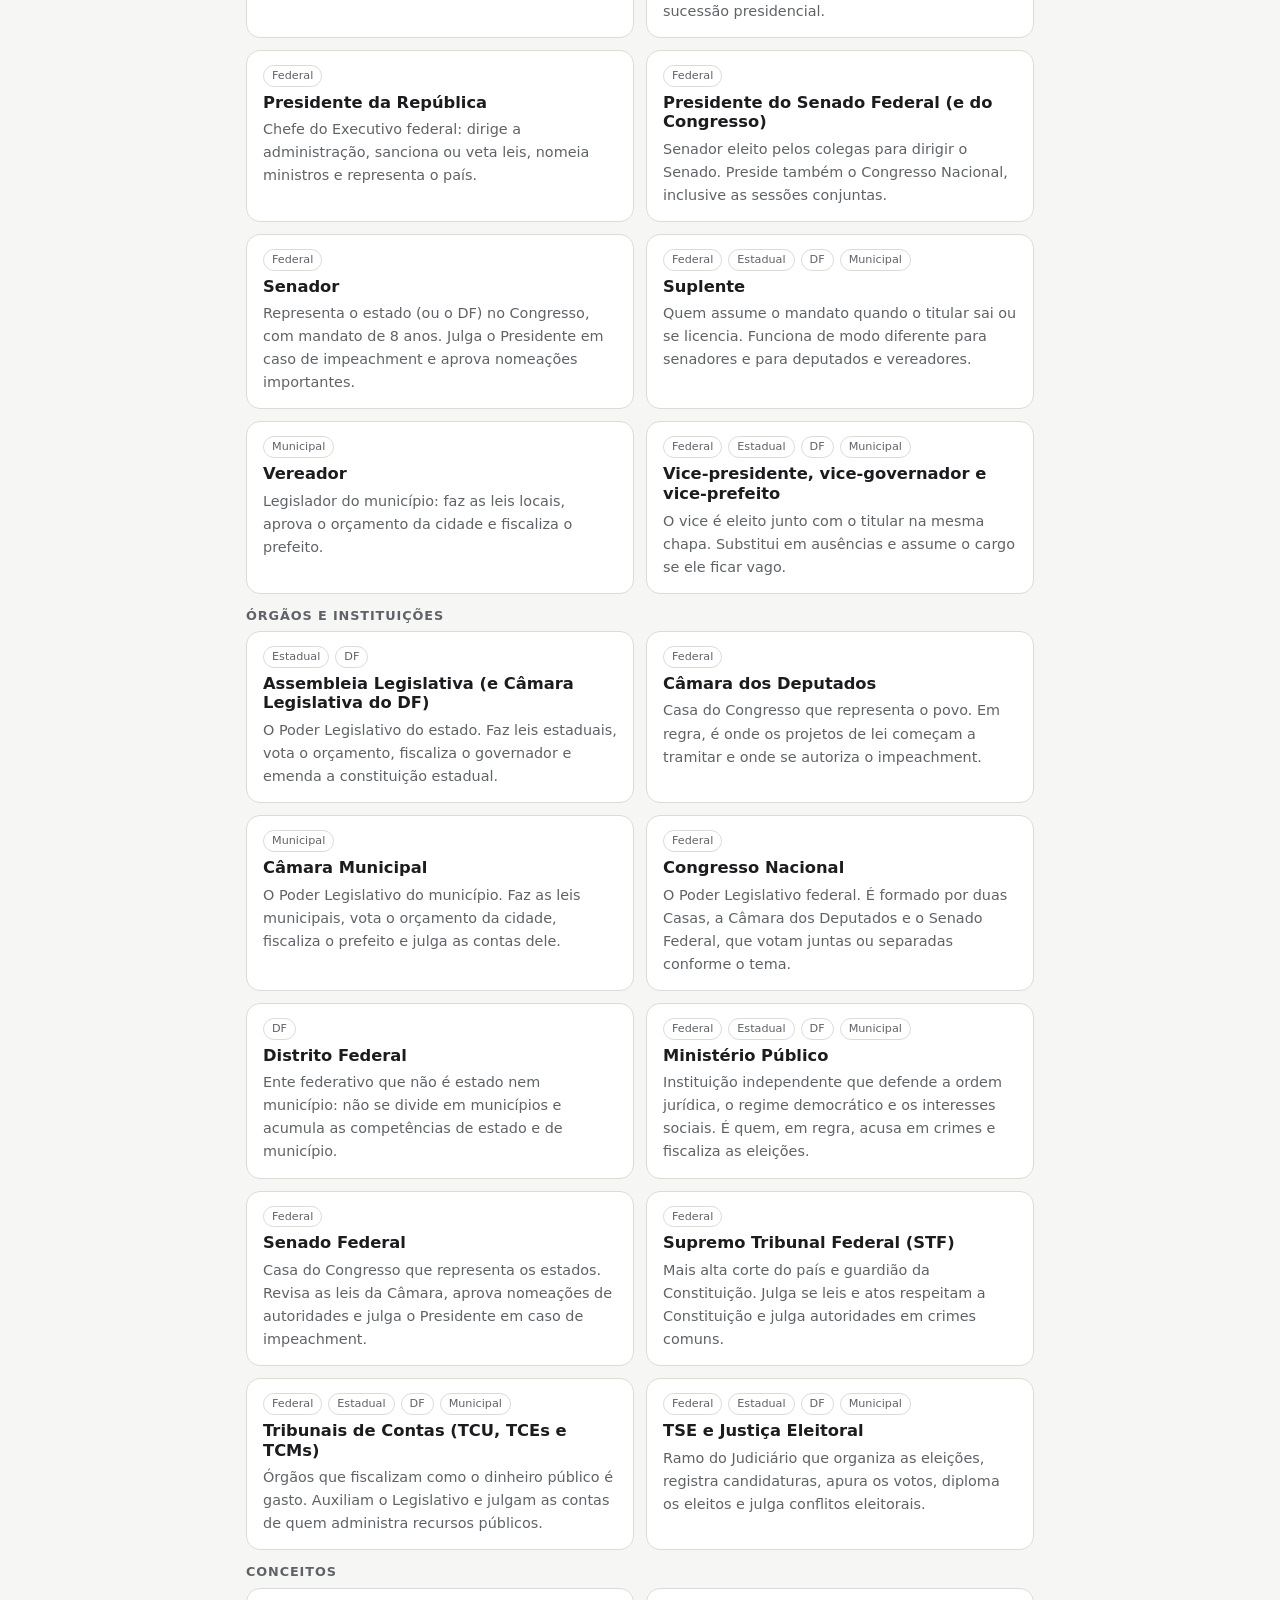
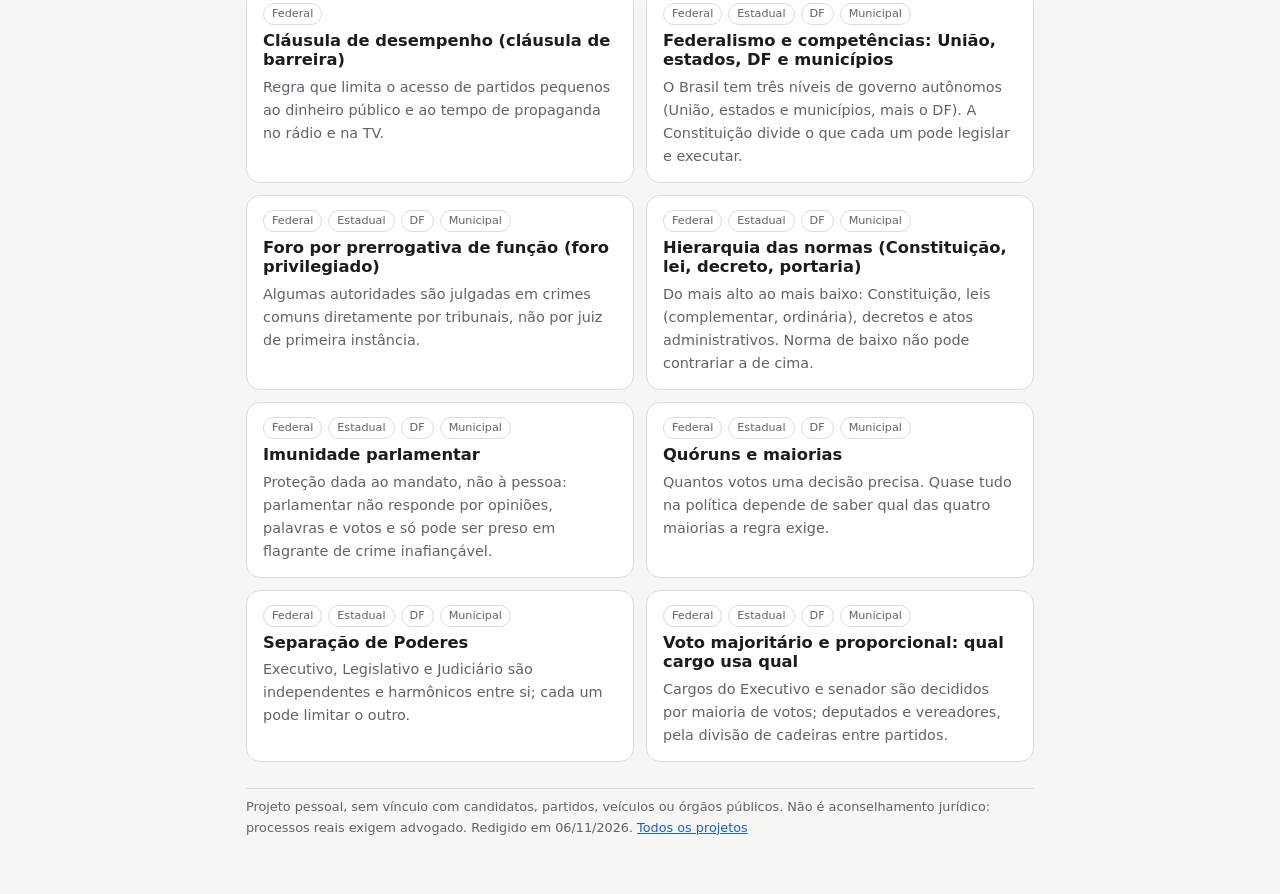
<file: guia-politico-explicado/index.html>
<!doctype html>
<html lang="pt-BR">
<head>
<meta charset="utf-8">
<meta name="viewport" content="width=device-width, initial-scale=1">
<title>Guia político explicado</title>
<meta name="description" content="Enciclopédia da política brasileira: processos, cargos, instituições e conceitos explicados passo a passo, com fonte e exemplos, nas esferas federal, estadual, do DF e municipal.">
<link rel="stylesheet" href="assets/styles.css">
</head>
<body>
<main class="wrap" id="app"><p class="muted">Carregando…</p></main>
<noscript><p class="aviso" style="margin:16px">Este guia precisa de JavaScript. <a href="../">Voltar aos projetos</a>.</p></noscript>
<script src="data/fundamentos.js"></script>
<script src="data/processos.js"></script>
<script src="data/eleicoes.js"></script>
<script src="data/cargos.js"></script>
<script src="data/orgaos.js"></script>
<script src="data/trilhas.js"></script>
<script src="assets/app.js"></script>
</body>
</html>
</file>
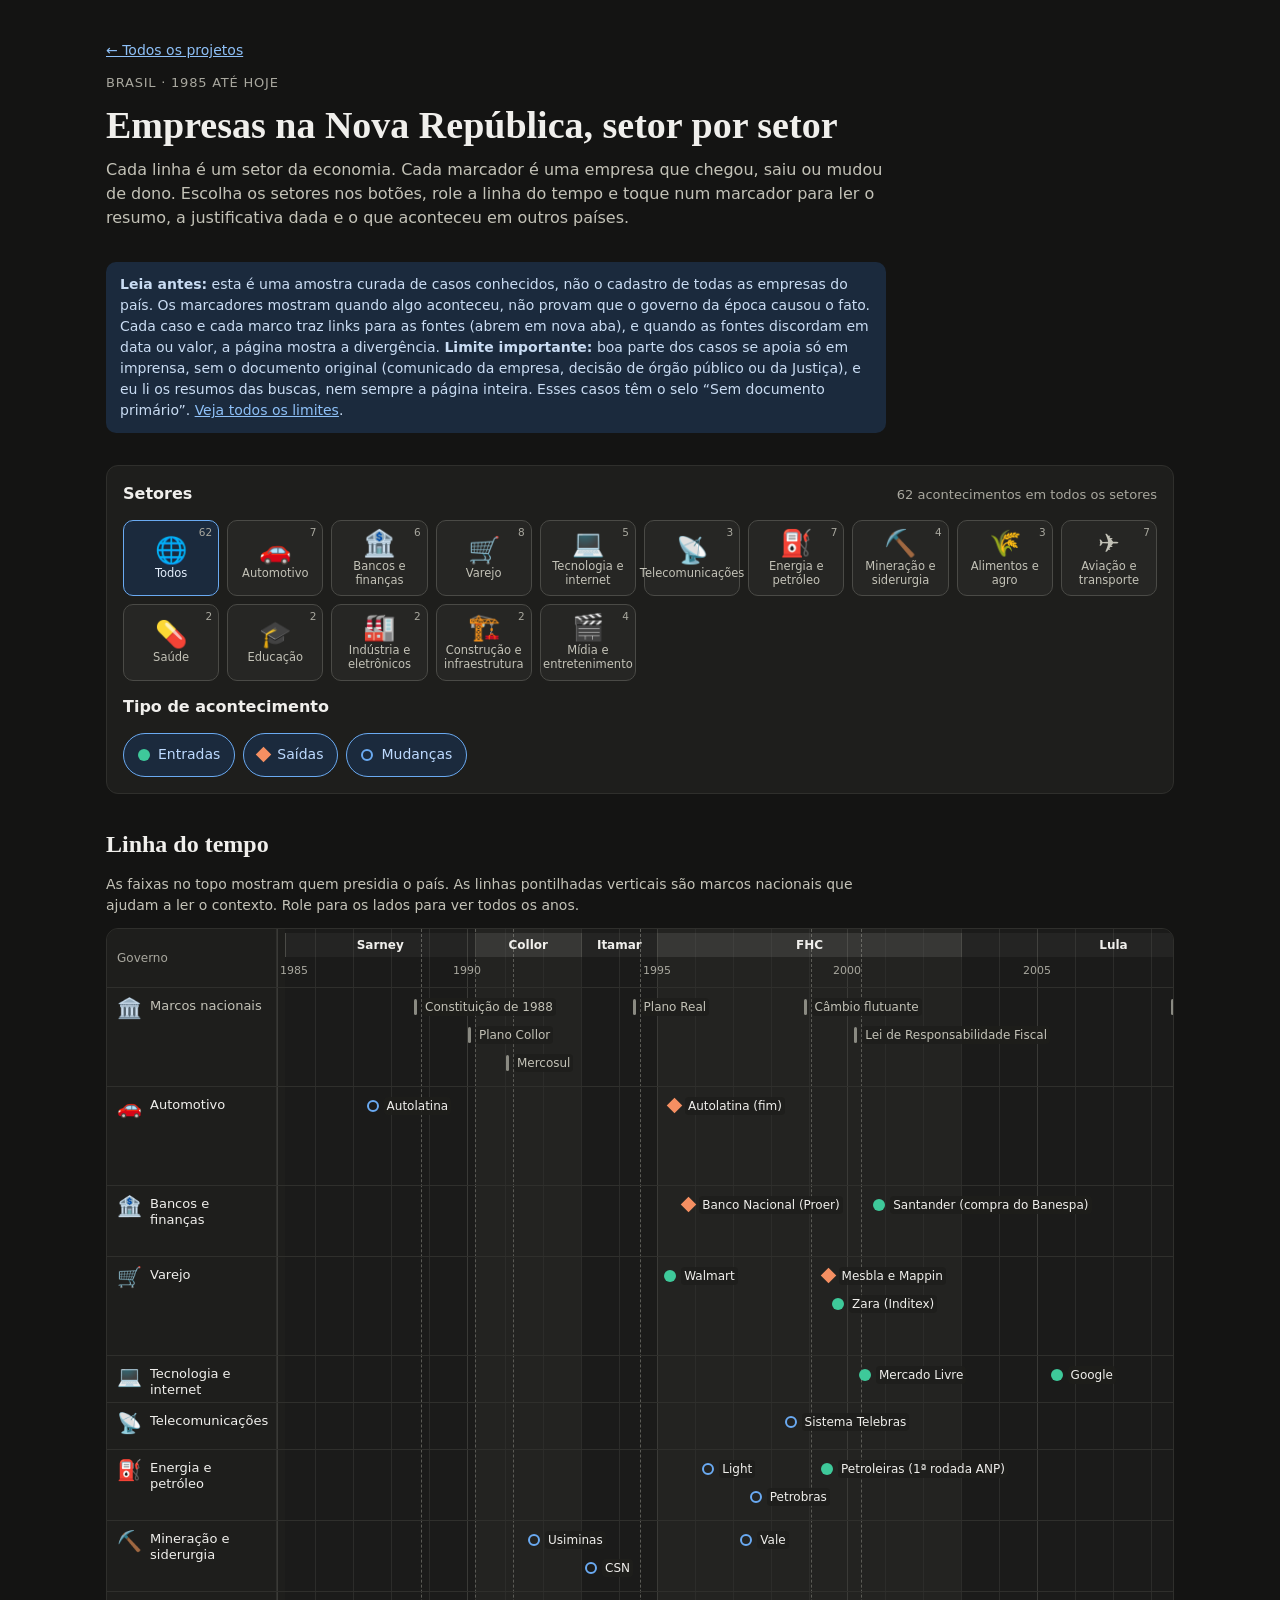
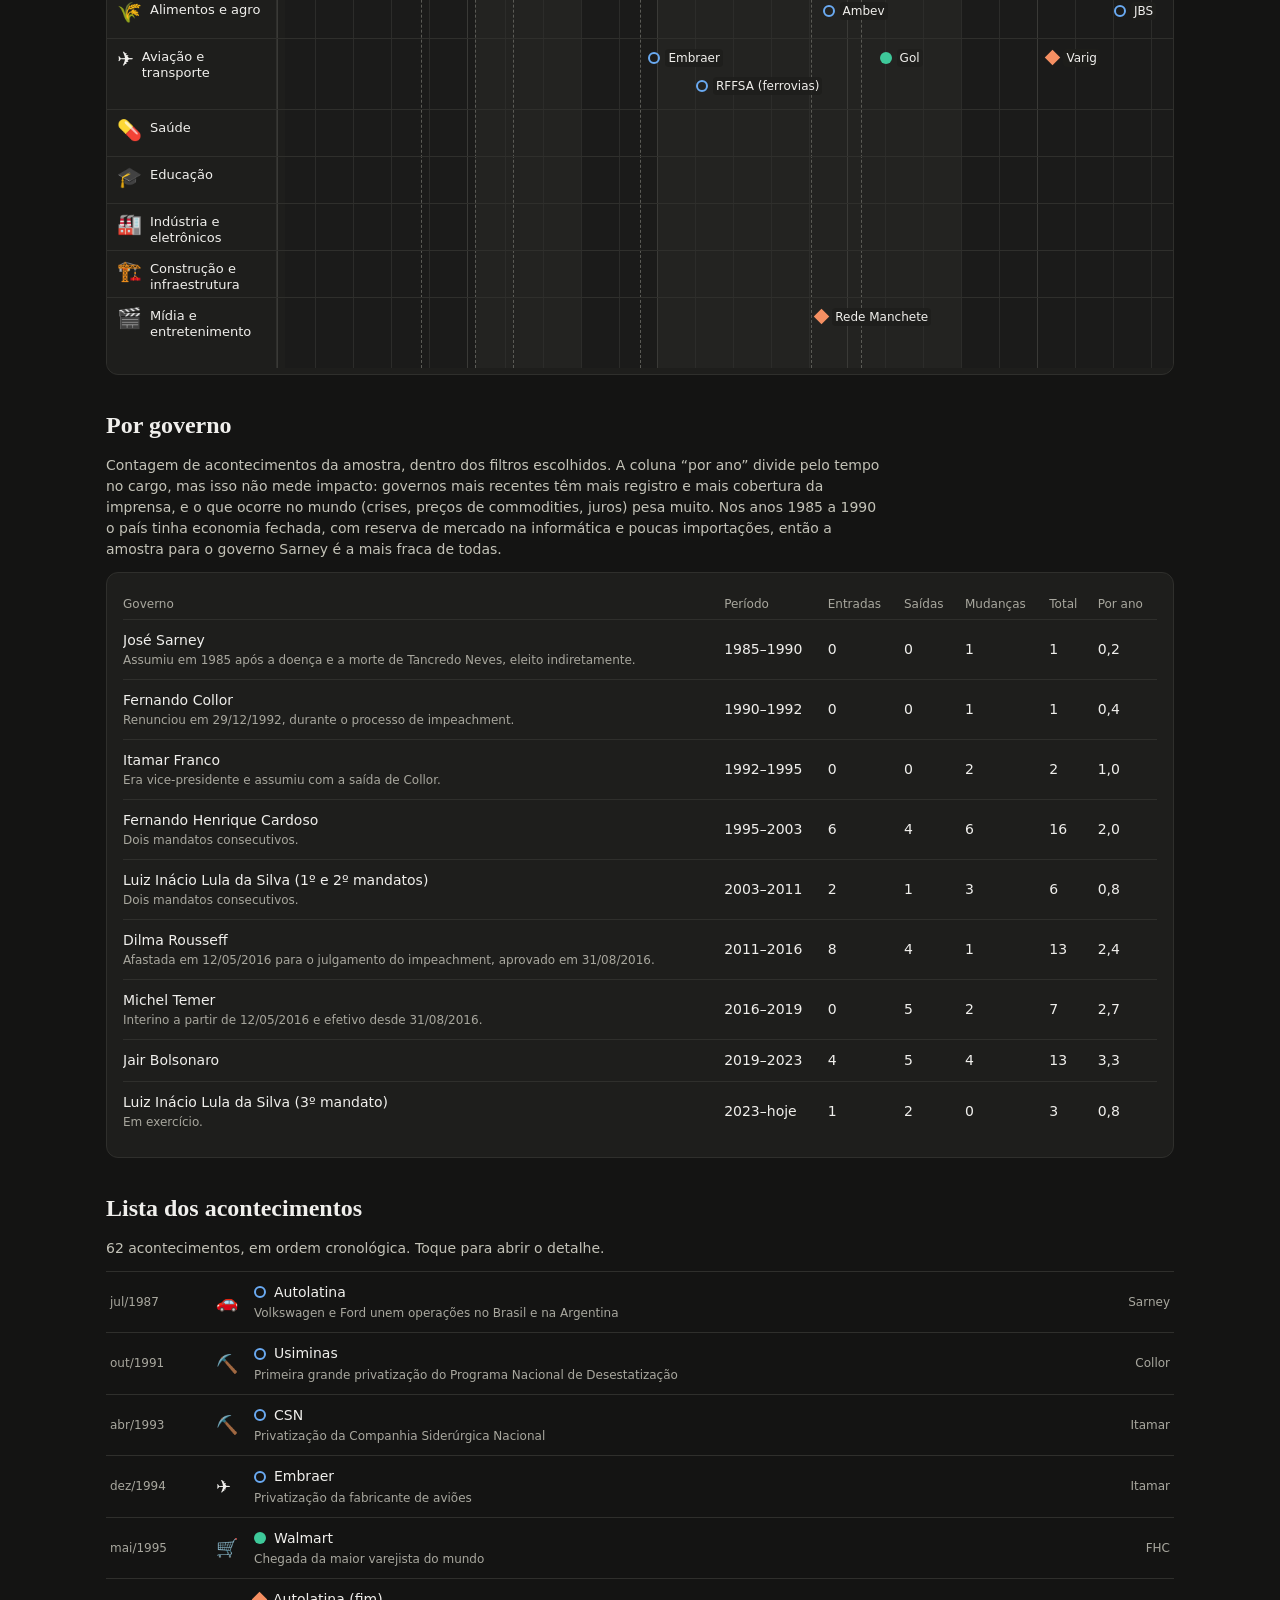
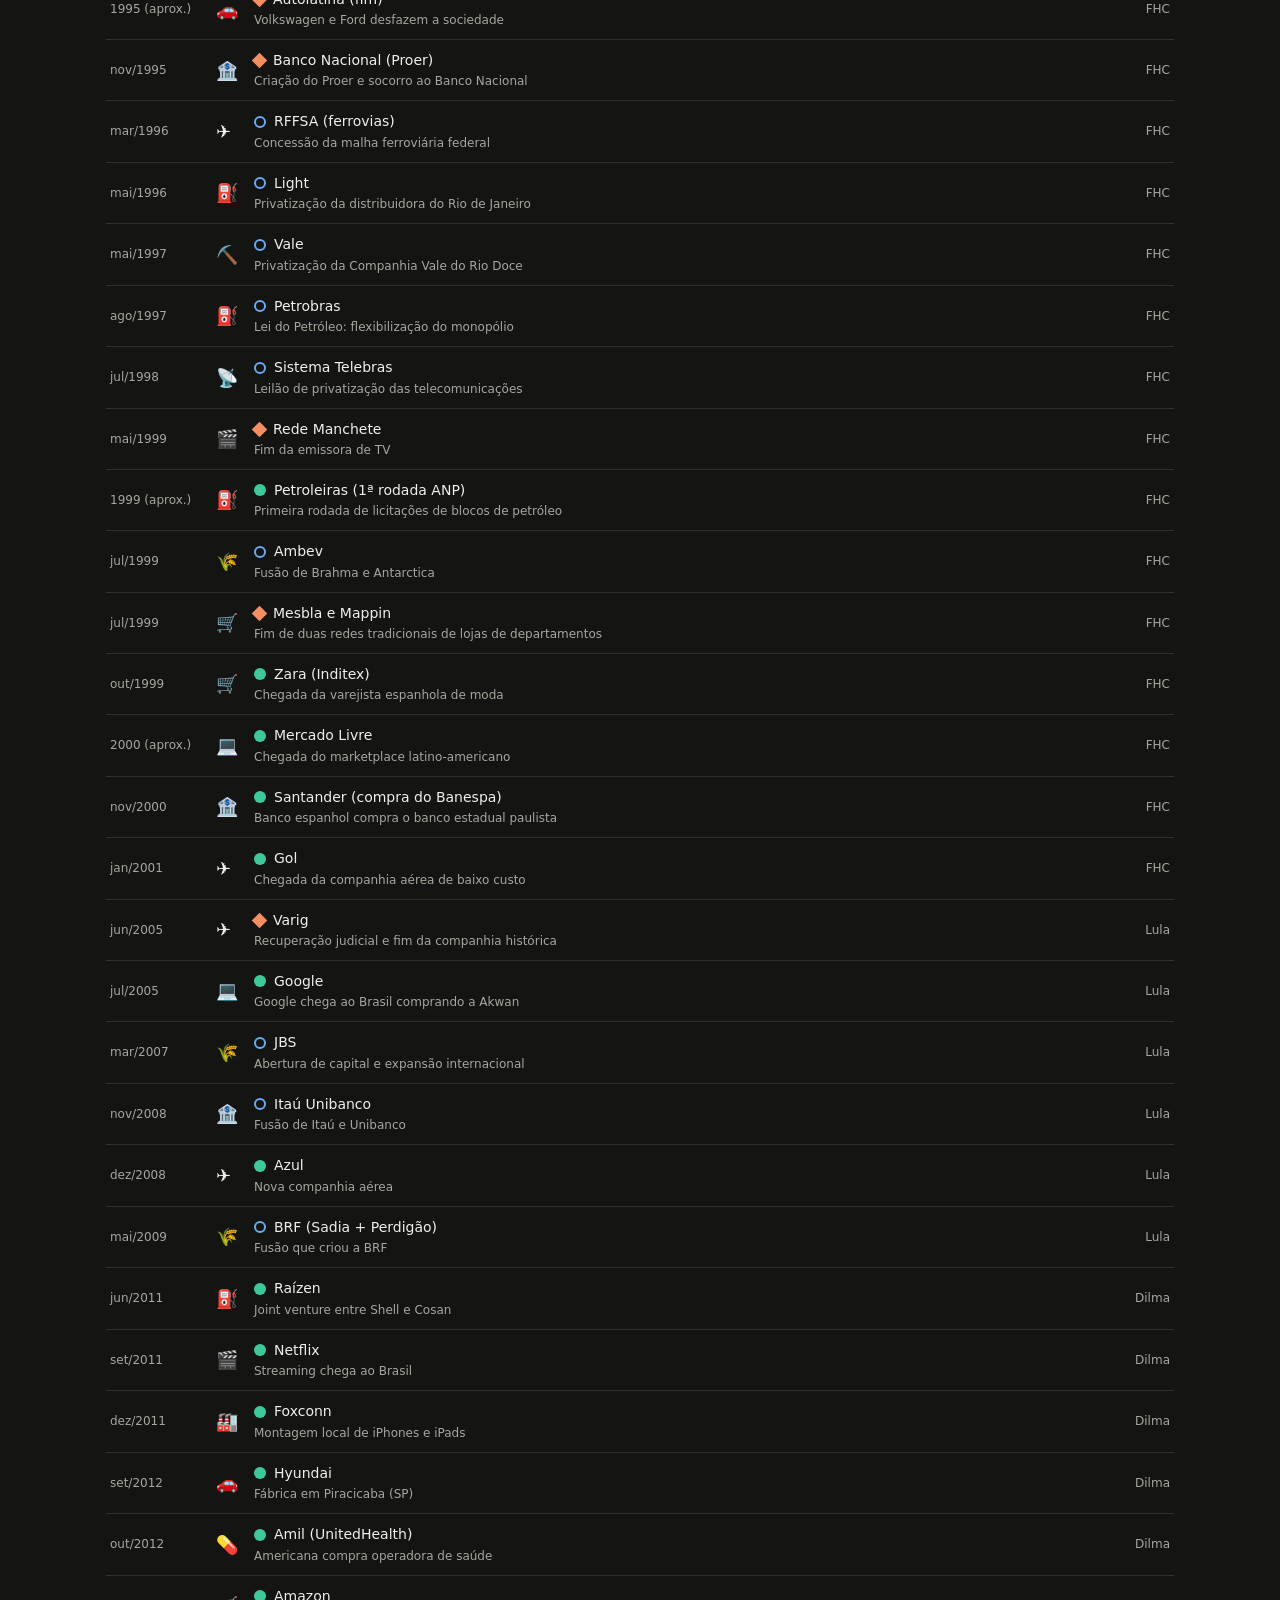
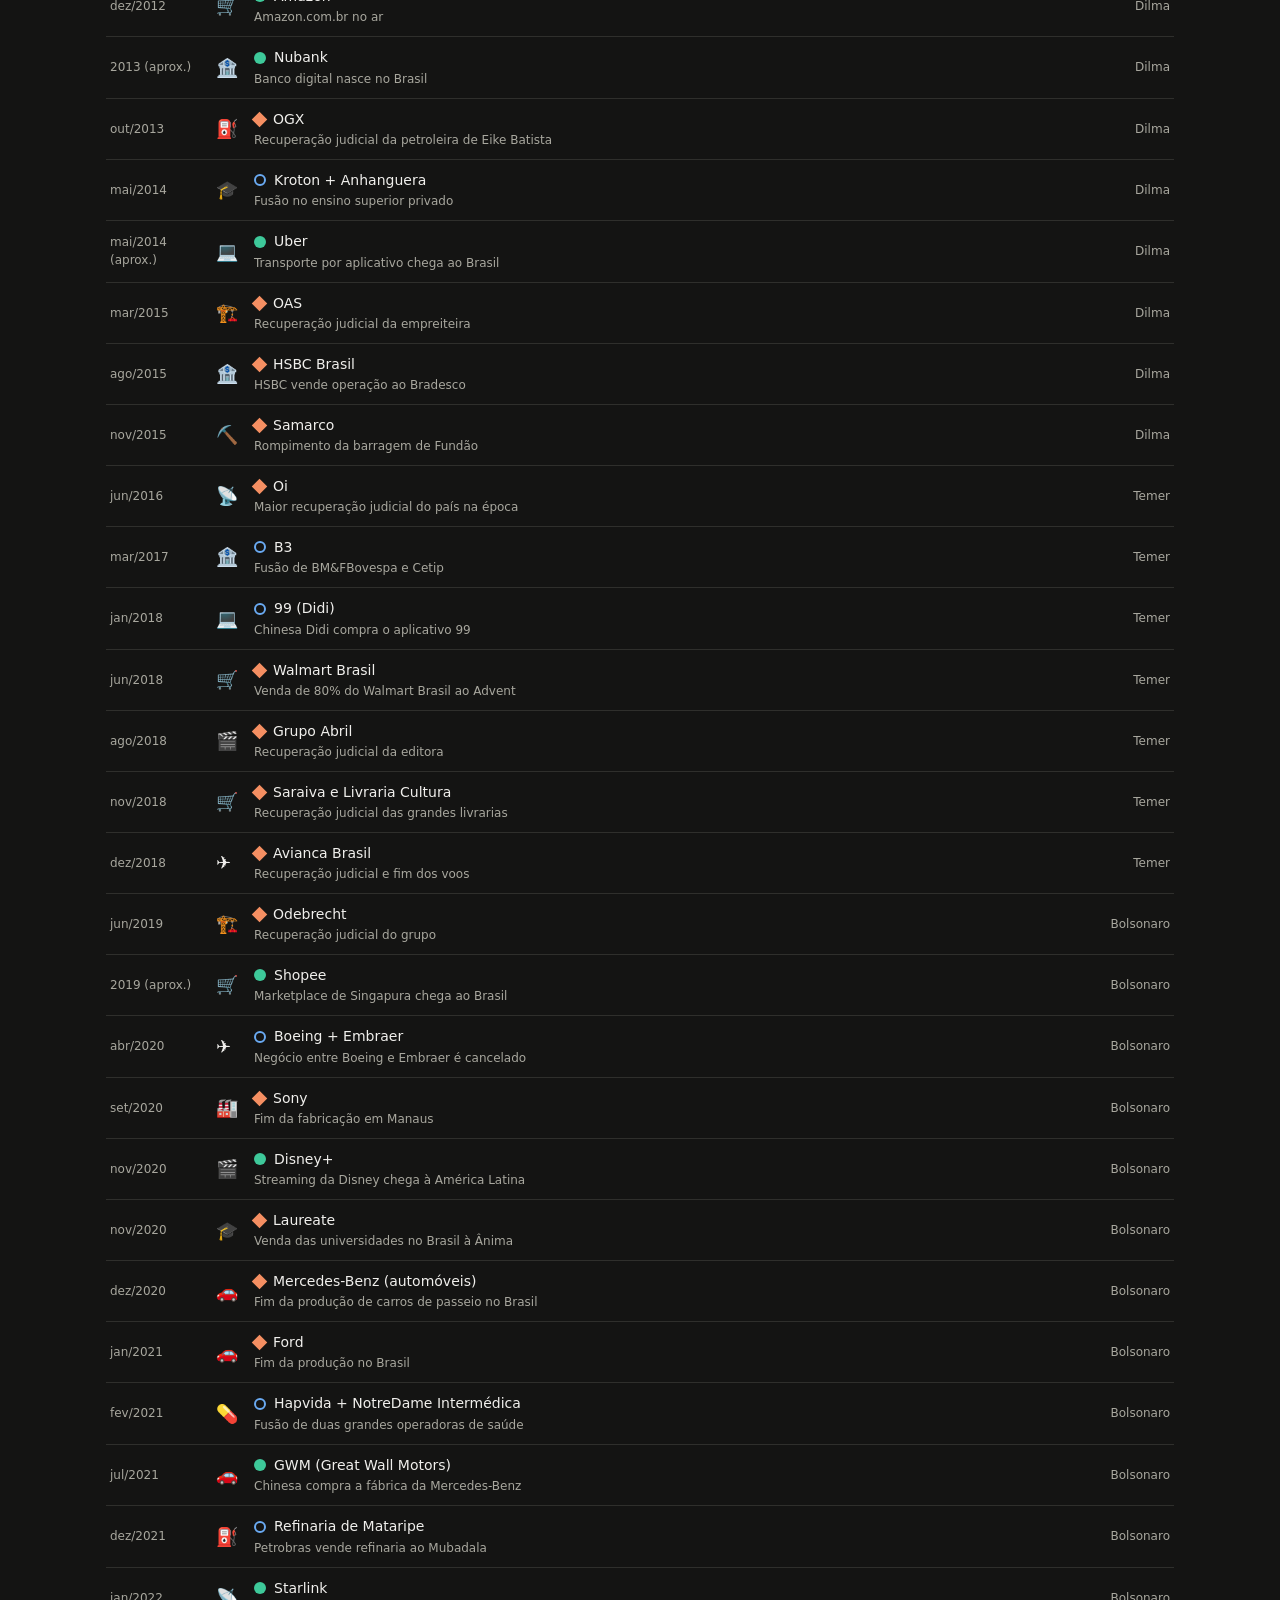
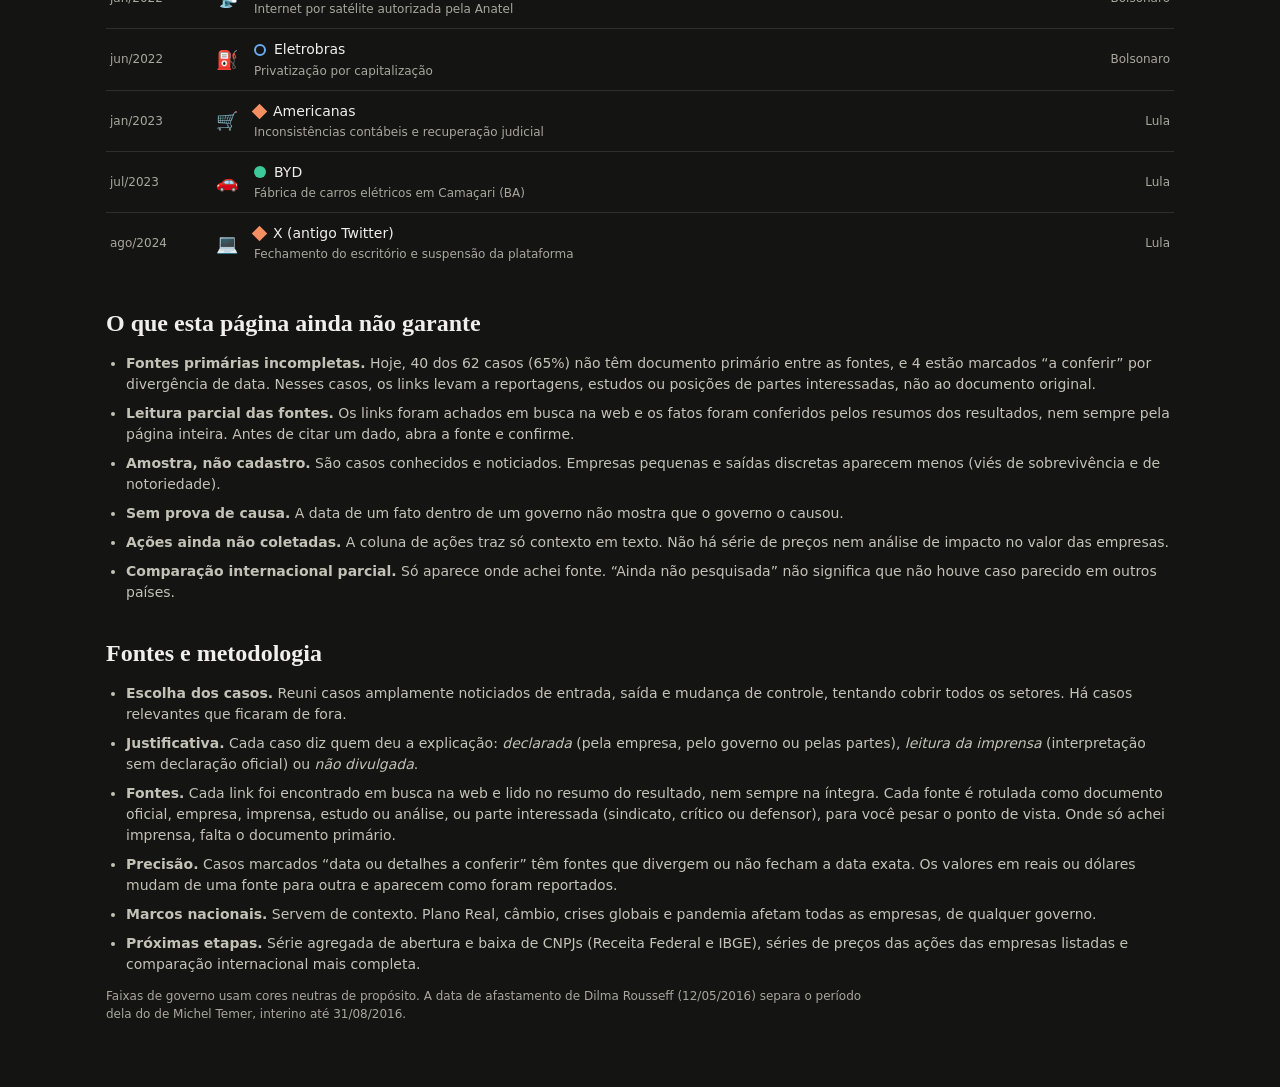
<file: linha-do-tempo-nova-republica/index.html>
<!doctype html>
<html lang="pt-BR">
<head>
<meta charset="utf-8">
<meta name="viewport" content="width=device-width, initial-scale=1">
<title>Linha do tempo da Nova República por setor</title>
<meta name="description" content="Entradas, saídas e mudanças de empresas no Brasil de 1985 até hoje, por setor e por governo, com a justificativa dada em cada caso, comparação internacional e ações.">
<link rel="stylesheet" href="assets/styles.css">
</head>
<body>
<main class="wrap">

<header class="intro">
  <p class="crumb"><a href="../">← Todos os projetos</a></p>
  <p class="kicker">Brasil · 1985 até hoje</p>
  <h1>Empresas na Nova República, setor por setor</h1>
  <p class="lead">Cada linha é um setor da economia. Cada marcador é uma empresa que chegou, saiu ou mudou de dono. Escolha os setores nos botões, role a linha do tempo e toque num marcador para ler o resumo, a justificativa dada e o que aconteceu em outros países.</p>
</header>

<noscript><p class="aviso">Este projeto precisa de JavaScript para desenhar a linha do tempo.</p></noscript>
<p id="erro" class="aviso" hidden></p>

<p class="aviso-amostra" id="aviso-amostra"><strong>Leia antes:</strong> esta é uma amostra curada de casos conhecidos, não o cadastro de todas as empresas do país. Os marcadores mostram quando algo aconteceu, não provam que o governo da época causou o fato. Cada caso e cada marco traz links para as fontes (abrem em nova aba), e quando as fontes discordam em data ou valor, a página mostra a divergência. <strong>Limite importante:</strong> boa parte dos casos se apoia só em imprensa, sem o documento original (comunicado da empresa, decisão de órgão público ou da Justiça), e eu li os resumos das buscas, nem sempre a página inteira. Esses casos têm o selo “Sem documento primário”. <a href="#t-limites">Veja todos os limites</a>.</p>

<section class="card" aria-labelledby="t-setores">
  <div class="linha-titulo">
    <h2 id="t-setores" class="h-pequeno">Setores</h2>
    <span id="filtro-resumo" class="muted"></span>
  </div>
  <div id="setores" class="setores" role="group" aria-label="Filtrar por setor"></div>
  <div class="linha-titulo">
    <h2 class="h-pequeno">Tipo de acontecimento</h2>
  </div>
  <div id="tipos" class="chips" role="group" aria-label="Filtrar por tipo de acontecimento"></div>
</section>

<section aria-labelledby="t-linha">
  <h2 id="t-linha" class="serif">Linha do tempo</h2>
  <p class="texto">As faixas no topo mostram quem presidia o país. As linhas pontilhadas verticais são marcos nacionais que ajudam a ler o contexto. Role para os lados para ver todos os anos.</p>
  <div class="painel-tl">
    <div id="tl" class="tl" role="region" aria-label="Linha do tempo por setor, role para os lados" tabindex="0"></div>
  </div>
</section>

<section aria-labelledby="t-gov">
  <h2 id="t-gov" class="serif">Por governo</h2>
  <p class="texto">Contagem de acontecimentos da amostra, dentro dos filtros escolhidos. A coluna “por ano” divide pelo tempo no cargo, mas isso não mede impacto: governos mais recentes têm mais registro e mais cobertura da imprensa, e o que ocorre no mundo (crises, preços de commodities, juros) pesa muito. Nos anos 1985 a 1990 o país tinha economia fechada, com reserva de mercado na informática e poucas importações, então a amostra para o governo Sarney é a mais fraca de todas.</p>
  <div class="card">
    <div class="tabela-wrap">
      <table class="larga">
        <thead><tr><th>Governo</th><th>Período</th><th>Entradas</th><th>Saídas</th><th>Mudanças</th><th>Total</th><th>Por ano</th></tr></thead>
        <tbody id="gov-corpo"></tbody>
      </table>
    </div>
  </div>
</section>

<section aria-labelledby="t-lista">
  <h2 id="t-lista" class="serif">Lista dos acontecimentos</h2>
  <p class="texto" id="lista-intro"></p>
  <div id="lista" class="lista"></div>
  <p id="sem-eventos" class="muted" hidden>Nenhum acontecimento com esses filtros.</p>
</section>

<section aria-labelledby="t-limites">
  <h2 id="t-limites" class="serif">O que esta página ainda não garante</h2>
  <ul class="fontes">
    <li><strong>Fontes primárias incompletas.</strong> <span id="limite-contagem"></span> Nesses casos, os links levam a reportagens, estudos ou posições de partes interessadas, não ao documento original.</li>
    <li><strong>Leitura parcial das fontes.</strong> Os links foram achados em busca na web e os fatos foram conferidos pelos resumos dos resultados, nem sempre pela página inteira. Antes de citar um dado, abra a fonte e confirme.</li>
    <li><strong>Amostra, não cadastro.</strong> São casos conhecidos e noticiados. Empresas pequenas e saídas discretas aparecem menos (viés de sobrevivência e de notoriedade).</li>
    <li><strong>Sem prova de causa.</strong> A data de um fato dentro de um governo não mostra que o governo o causou.</li>
    <li><strong>Ações ainda não coletadas.</strong> A coluna de ações traz só contexto em texto. Não há série de preços nem análise de impacto no valor das empresas.</li>
    <li><strong>Comparação internacional parcial.</strong> Só aparece onde achei fonte. “Ainda não pesquisada” não significa que não houve caso parecido em outros países.</li>
  </ul>
</section>

<section aria-labelledby="t-fontes">
  <h2 id="t-fontes" class="serif">Fontes e metodologia</h2>
  <ul class="fontes">
    <li><strong>Escolha dos casos.</strong> Reuni casos amplamente noticiados de entrada, saída e mudança de controle, tentando cobrir todos os setores. Há casos relevantes que ficaram de fora.</li>
    <li><strong>Justificativa.</strong> Cada caso diz quem deu a explicação: <em>declarada</em> (pela empresa, pelo governo ou pelas partes), <em>leitura da imprensa</em> (interpretação sem declaração oficial) ou <em>não divulgada</em>.</li>
    <li><strong>Fontes.</strong> Cada link foi encontrado em busca na web e lido no resumo do resultado, nem sempre na íntegra. Cada fonte é rotulada como documento oficial, empresa, imprensa, estudo ou análise, ou parte interessada (sindicato, crítico ou defensor), para você pesar o ponto de vista. Onde só achei imprensa, falta o documento primário.</li>
    <li><strong>Precisão.</strong> Casos marcados “data ou detalhes a conferir” têm fontes que divergem ou não fecham a data exata. Os valores em reais ou dólares mudam de uma fonte para outra e aparecem como foram reportados.</li>
    <li><strong>Marcos nacionais.</strong> Servem de contexto. Plano Real, câmbio, crises globais e pandemia afetam todas as empresas, de qualquer governo.</li>
    <li><strong>Próximas etapas.</strong> Série agregada de abertura e baixa de CNPJs (Receita Federal e IBGE), séries de preços das ações das empresas listadas e comparação internacional mais completa.</li>
  </ul>
  <p class="pequeno">Faixas de governo usam cores neutras de propósito. A data de afastamento de Dilma Rousseff (12/05/2016) separa o período dela do de Michel Temer, interino até 31/08/2016.</p>
</section>

</main>

<dialog id="detalhe" aria-labelledby="det-titulo"></dialog>

<script src="assets/app.js"></script>
</body>
</html>
</file>
<file: beneficios-sociais-brasil/assets/styles.css>
:root{
  --bg:#141413; --card:#1e1e1c; --card2:#262624; --borda:#2f2f2c; --borda2:#4a4a46;
  --txt:#f0efec; --txt2:#c3c2b7; --mute:#a8a79e;
  --azul:#6aaaf2; --laranja:#f58f62; --verde:#3ec99a; --amarelo:#e8c25a; --link:#8ec0f7;
  color-scheme:dark;
}
*{box-sizing:border-box}
[hidden]{display:none!important}
body{margin:0;background:var(--bg);color:var(--txt);font-family:Inter,system-ui,-apple-system,"Segoe UI",sans-serif;line-height:1.5}
a{color:var(--link)} a:hover{color:#bddaff}
.wrap{max-width:780px;margin:0 auto;padding:40px 16px 64px;display:flex;flex-direction:column;gap:32px}
section{display:flex;flex-direction:column;gap:12px}
h1,h2,h3{margin:0}
h1{font-family:"Source Serif 4",Georgia,serif;font-weight:600;font-size:38px;line-height:1.1}
h2.serif{font-family:"Source Serif 4",Georgia,serif;font-size:24px;font-weight:600}
.h-pequeno{font-size:16px;font-weight:600}
.intro{display:flex;flex-direction:column;gap:12px}
.crumb{margin:0;font-size:14px}
.kicker{margin:0;font-size:13px;letter-spacing:.06em;text-transform:uppercase;color:var(--mute)}
.lead{margin:0;font-size:16px;color:var(--txt2)}
.muted{color:var(--mute);font-size:13px}
.pequeno{margin:0;font-size:12px;color:var(--mute)}
.aviso{background:#3a2a1a;color:#f5c9a0;border-radius:8px;padding:10px 12px;margin:0;font-size:14px}
.card{background:var(--card);border:1px solid var(--borda);border-radius:12px;padding:16px;display:flex;flex-direction:column;gap:14px}
.muted-label{font-size:13px;color:var(--txt2);display:block;margin:0 0 6px}
input[type=search]{width:100%;min-height:44px;margin-top:6px;padding:0 12px;border-radius:8px;border:1px solid var(--borda2);background:var(--card2);color:var(--txt);font:inherit;font-size:16px}
.chips{display:flex;flex-wrap:wrap;gap:8px}
.chip{min-height:44px;padding:0 14px;border-radius:999px;border:1px solid var(--borda2);background:transparent;color:var(--txt);font:inherit;font-size:14px;cursor:pointer}
.chip.on{border-color:var(--azul);background:#1b2a3d;color:#bddaff}
.pilha{display:flex;flex-direction:column;gap:12px}
.ficha{background:var(--card);border:1px solid var(--borda);border-radius:12px;overflow:hidden}
.ficha>summary{list-style:none;cursor:pointer;padding:16px;display:flex;flex-direction:column;gap:8px;min-height:44px}
.ficha>summary::-webkit-details-marker{display:none}
.ficha>summary:focus-visible{outline:2px solid var(--azul);outline-offset:-2px}
.ficha[open]>summary{border-bottom:1px solid var(--borda)}
.f-topo{display:flex;justify-content:space-between;gap:8px;flex-wrap:wrap;align-items:baseline}
.f-nome{font-family:"Source Serif 4",Georgia,serif;font-size:20px;font-weight:600}
.f-cat{font-size:12px;color:var(--mute);text-transform:uppercase;letter-spacing:.05em}
.f-resumo{margin:0;font-size:14px;color:var(--txt2)}
.sels{display:flex;flex-wrap:wrap;gap:6px}
.sel{display:inline-block;padding:2px 10px;border-radius:999px;font-size:12px;border:1px solid var(--borda2);color:var(--txt2)}
.sel.conf-confirmado{border-color:var(--verde);color:var(--verde)}
.sel.conf-parcial{border-color:var(--amarelo);color:var(--amarelo)}
.sel.conf-nao-verificado{border-color:var(--laranja);color:var(--laranja)}
.sel.estr-sim{border-color:var(--verde);color:var(--verde)}
.sel.estr-depende{border-color:var(--amarelo);color:var(--amarelo)}
.sel.estr-nao{border-color:var(--laranja);color:var(--laranja)}
.corpo{padding:16px;display:flex;flex-direction:column;gap:14px}
.bloco h3{font-size:13px;letter-spacing:.05em;text-transform:uppercase;color:var(--mute);margin-bottom:4px;font-weight:600}
.bloco p,.bloco li{font-size:14px;color:var(--txt2);margin:0}
.bloco ul{margin:0;padding-left:20px;display:flex;flex-direction:column;gap:4px}
.destaque{background:var(--card2);border-radius:10px;padding:12px}
.fontes{margin:0;padding-left:20px;font-size:14px;color:var(--txt2);display:flex;flex-direction:column;gap:6px}
@media (max-width:520px){h1{font-size:30px}}
</file>
<file: fundo-partidario-campanhas/assets/styles.css>
:root{
  --bg:#141413; --card:#1e1e1c; --card2:#262624; --borda:#2f2f2c; --borda2:#4a4a46;
  --txt:#f0efec; --txt2:#c3c2b7; --mute:#a8a79e;
  --azul:#6aaaf2; --laranja:#f58f62; --verde:#3ec99a; --link:#8ec0f7;
  color-scheme:dark;
}
*{box-sizing:border-box}
[hidden]{display:none!important}
body{margin:0;background:var(--bg);color:var(--txt);font-family:Inter,system-ui,-apple-system,"Segoe UI",sans-serif;line-height:1.5;font-size:16px}
a{color:var(--link)} a:hover{color:#bddaff}
:focus-visible{outline:3px solid var(--azul);outline-offset:2px}
.wrap{max-width:860px;margin:0 auto;padding:32px 16px 64px;display:flex;flex-direction:column;gap:28px}
section{display:flex;flex-direction:column;gap:12px}
h1,h2,h3{margin:0}
h1{font-family:"Source Serif 4",Georgia,serif;font-weight:600;font-size:clamp(28px,6vw,38px);line-height:1.15}
h2{font-family:"Source Serif 4",Georgia,serif;font-size:22px;font-weight:600}
h3{font-size:16px;font-weight:600}
.intro{display:flex;flex-direction:column;gap:12px}
.crumb{margin:0;font-size:14px}
.kicker{margin:0;font-size:13px;letter-spacing:.06em;text-transform:uppercase;color:var(--mute)}
.lead{margin:0;color:var(--txt2);max-width:75ch}
.texto{margin:0;font-size:15px;color:var(--txt2);max-width:75ch}
.muted{color:var(--mute);font-size:13px}
.aviso{background:#3a2a1a;color:#f5c9a0;border-radius:8px;padding:10px 12px;margin:0;font-size:14px}
.card{background:var(--card);border:1px solid var(--borda);border-radius:12px;padding:16px;display:flex;flex-direction:column;gap:12px}
.grupo{display:flex;flex-direction:column;gap:6px}
.grupo>span{font-size:13px;color:var(--mute)}
.chips{display:flex;flex-wrap:wrap;gap:8px}
.chip{min-height:44px;min-width:44px;padding:0 14px;border-radius:999px;border:1px solid var(--borda2);background:transparent;color:var(--txt);font:inherit;font-size:14px;cursor:pointer}
.chip[aria-pressed=true]{border-color:var(--azul);background:#1b2a3d;color:#bddaff}
.btn{min-height:44px;padding:0 14px;border-radius:8px;border:1px solid var(--borda2);background:transparent;color:var(--txt);font:inherit;font-size:14px;cursor:pointer}
.btn.link{border-color:var(--azul);color:var(--link)}
select{min-height:44px;padding:0 10px;border-radius:8px;border:1px solid var(--borda2);background:var(--card2);color:var(--txt);font:inherit;font-size:16px;max-width:100%}
.metricas{display:flex;flex-wrap:wrap;gap:12px}
.metrica{flex:1 1 200px;background:var(--card2);border-radius:10px;padding:12px;display:flex;flex-direction:column;gap:2px}
.metrica span{font-size:13px;color:var(--mute)}
.metrica strong{font-family:"Source Serif 4",Georgia,serif;font-size:26px;font-weight:600}
.metrica small{font-size:12px;color:var(--mute)}
.c-azul{color:var(--azul)} .c-laranja{color:var(--laranja)} .c-verde{color:var(--verde)}
.selo{display:inline-block;font-size:12px;letter-spacing:.04em;text-transform:uppercase;padding:2px 8px;border-radius:999px;background:#3a2a1a;color:#f5c9a0;margin-left:6px;vertical-align:middle}
.tabela-wrap{overflow-x:auto;border:1px solid var(--borda);border-radius:10px}
table{width:100%;border-collapse:collapse;font-size:14px;min-width:640px}
th{text-align:left;font-weight:500;color:var(--mute);font-size:12px;padding:8px;background:var(--card);position:sticky;top:0}
td{padding:8px;border-top:1px solid var(--borda);vertical-align:middle}
tbody th[scope=row]{text-align:left;font-weight:600;font-size:14px;color:var(--txt);padding:8px;border-top:1px solid var(--borda);position:sticky;left:0;background:var(--card);white-space:nowrap}
thead th:first-child{position:sticky;left:0;z-index:1}
tbody tr:hover th[scope=row]{background:var(--card2)}
dialog tbody th[scope=row]{position:static}
td.num,th.num{text-align:right;font-variant-numeric:tabular-nums;white-space:nowrap}
tbody tr:hover{background:var(--card2)}
.dica{font-size:13px;color:var(--mute);margin:0}
.lista{margin:0;padding-left:20px;display:flex;flex-direction:column;gap:6px;font-size:14px;color:var(--txt2);max-width:75ch}
.fonte-tipo{font-size:12px;text-transform:uppercase;letter-spacing:.04em;padding:1px 6px;border-radius:4px;background:var(--card2);color:var(--mute);margin-right:6px}
dialog{width:min(720px,calc(100vw - 24px));max-height:calc(100vh - 24px);background:var(--card);color:var(--txt);border:1px solid var(--borda2);border-radius:12px;padding:16px;overflow:auto}
dialog::backdrop{background:rgba(0,0,0,.65)}
.dlg-topo{display:flex;justify-content:space-between;align-items:center;gap:8px;margin-bottom:8px}
.cand{display:flex;justify-content:space-between;gap:12px;padding:8px 0;border-top:1px solid var(--borda);font-size:14px;flex-wrap:wrap}
.cand b{font-weight:600}
.cand small{display:block;color:var(--mute)}
.cand .vals{text-align:right;font-variant-numeric:tabular-nums}
.visually{position:absolute;width:1px;height:1px;overflow:hidden;clip:rect(0 0 0 0);white-space:nowrap}
@media (prefers-reduced-motion:reduce){*{scroll-behavior:auto!important;transition:none!important;animation:none!important}}
</file>
<file: gasolina-vs-salario-minimo/assets/styles.css>
:root{
  --bg:#141413; --card:#1e1e1c; --card2:#262624; --borda:#2f2f2c; --borda2:#4a4a46; --grade:#2c2c2a;
  --txt:#f0efec; --txt2:#c3c2b7; --mute:#a8a79e;
  --azul:#6aaaf2; --laranja:#f58f62; --verde:#3ec99a; --link:#8ec0f7;
  color-scheme:dark;
}
*{box-sizing:border-box}
[hidden]{display:none!important}
body{margin:0;background:var(--bg);color:var(--txt);font-family:Inter,system-ui,-apple-system,"Segoe UI",sans-serif;line-height:1.5}
a{color:var(--link)} a:hover{color:#bddaff}
.wrap{max-width:780px;margin:0 auto;padding:40px 16px 64px;display:flex;flex-direction:column;gap:32px}
section{display:flex;flex-direction:column;gap:12px}
h1,h2,h3{margin:0}
h1{font-family:"Source Serif 4",Georgia,serif;font-weight:600;font-size:38px;line-height:1.1}
h2.serif{font-family:"Source Serif 4",Georgia,serif;font-size:24px;font-weight:600}
.h-pequeno{font-size:16px;font-weight:600}
.intro{display:flex;flex-direction:column;gap:12px}
.crumb{margin:0;font-size:14px}
.kicker{margin:0;font-size:13px;letter-spacing:.06em;text-transform:uppercase;color:var(--mute)}
.lead{margin:0;font-size:16px;color:var(--txt2)}
.texto{margin:0;font-size:14px;color:var(--txt2)}
.muted{color:var(--mute);font-size:13px}
.pequeno{margin:0;font-size:12px;color:var(--mute);line-height:1.5}
.aviso{background:#3a2a1a;color:#f5c9a0;border-radius:8px;padding:10px 12px;margin:0}
.card{background:var(--card);border:1px solid var(--borda);border-radius:12px;padding:16px;display:flex;flex-direction:column;gap:14px}
.linha-titulo{display:flex;justify-content:space-between;align-items:center;flex-wrap:wrap;gap:8px}
.acoes{display:flex;gap:8px;flex-wrap:wrap}
.btn{min-height:44px;padding:0 14px;border-radius:8px;border:1px solid var(--borda2);background:transparent;color:var(--txt);font:inherit;font-size:14px;cursor:pointer}
.btn.azul{border-color:var(--azul);color:var(--link)}
.btn.mini{min-height:36px;padding:0 10px;font-size:13px;color:var(--link)}
.chips{display:flex;flex-wrap:wrap;gap:8px;align-items:center}
.chip{min-height:44px;padding:0 14px;border-radius:999px;border:1px solid var(--borda2);background:transparent;color:var(--txt);font:inherit;font-size:14px;cursor:pointer}
.chip.on{border-color:var(--azul);background:#1b2a3d;color:#bddaff}
.tag{display:inline-flex;align-items:center;gap:6px;padding:0 4px 0 12px;min-height:36px;border-radius:999px;background:var(--card2);font-size:14px}
.tag.fixo{padding:6px 12px;color:var(--txt2)}
.tag button{width:32px;height:32px;border-radius:50%;border:0;background:transparent;color:var(--txt2);font-size:18px;cursor:pointer}
.sw{display:inline-block;width:10px;height:10px;border-radius:2px}
.sliders{display:flex;flex-wrap:wrap;gap:16px}
.sliders label{flex:1 1 240px;font-size:13px;color:var(--txt2)}
.muted-label{font-size:13px;color:var(--txt2);display:block}
input[type=range]{width:100%;accent-color:var(--azul);margin:6px 0 0}
input[type=search]{width:100%;min-height:44px;margin-top:6px;padding:0 12px;border-radius:8px;border:1px solid var(--borda2);background:var(--card2);color:var(--txt);font:inherit;font-size:16px}
.metricas{display:flex;flex-wrap:wrap;gap:12px}
.metrica{flex:1 1 150px;background:var(--card2);border-radius:10px;padding:12px;display:flex;flex-direction:column}
.metrica span{font-size:13px;color:var(--mute)}
.metrica strong{font-family:"Source Serif 4",Georgia,serif;font-size:28px;font-weight:600;margin-top:2px}
.metrica small{font-size:12px;color:var(--mute)}
.laranja{color:var(--laranja)} .azul-txt{color:var(--azul)} .verde-txt{color:var(--verde)}
.contexto{background:#1b2a3d;border-radius:10px;padding:12px 14px;display:flex;flex-direction:column;gap:4px}
.contexto .rot{font-size:12px;letter-spacing:.05em;text-transform:uppercase;color:var(--link)}
.contexto .tit{font-size:15px;font-weight:600;color:#e4effc}
.contexto .txt{font-size:14px;color:#c9dcf3}
.nota{margin:0;font-size:14px;color:#f5c9a0;background:#3a2a1a;border-radius:8px;padding:10px 12px}
.tabela-wrap{overflow-x:auto}
table{width:100%;border-collapse:collapse;font-size:14px;min-width:420px}
table.larga{min-width:560px}
th{text-align:left;font-weight:500;color:var(--mute);font-size:12px;padding:6px 8px}
td{padding:10px 8px;border-top:1px solid var(--borda)}
th:first-child,td:first-child{padding-left:0}
td strong{font-weight:500}
.legenda{display:flex;flex-wrap:wrap;gap:16px;font-size:13px;color:var(--txt2)}
.legenda span{display:flex;align-items:center;gap:6px}
.traco{display:inline-block;width:22px;height:0}
.painel{background:var(--card);border:1px solid var(--borda);border-radius:12px;padding:20px 16px 16px 8px}
.plot{position:relative;margin:0 8px 28px 44px}
.camada{position:absolute;inset:0;pointer-events:none}
.camada svg{position:absolute;left:0;top:0;width:100%;height:100%;overflow:visible}
.grade{position:absolute;left:0;right:0;height:0;border-top:1px solid var(--grade)}
.grade span{position:absolute;left:-44px;top:-9px;width:38px;text-align:right;font-size:12px;color:var(--mute)}
.faixa{position:absolute;top:0;bottom:0}
.cursor{position:absolute;top:0;bottom:0;border-left:1.5px solid var(--txt);opacity:.5}
.ponto{position:absolute;width:12px;height:12px;margin:-6px 0 0 -6px;border-radius:50%;border:2px solid var(--card)}
.xt{position:absolute;top:100%;margin-top:8px;transform:translateX(-50%);font-size:12px;color:var(--mute);white-space:nowrap}
.hit{position:absolute;left:0;right:0;top:-10px;bottom:-10px;cursor:crosshair;touch-action:pan-y}
.tip{position:absolute;top:8px;background:#2b2b28;border:1px solid var(--borda2);border-radius:8px;padding:8px 10px;font-size:12px;line-height:1.5;z-index:2;white-space:nowrap}
.tip b{display:block;margin-bottom:2px}
.tip div{display:flex;align-items:center;gap:6px;color:var(--txt2)}
.tip strong{font-weight:600;color:var(--txt)}
.pilha{display:flex;flex-direction:column;gap:12px}
.evento{background:var(--card);border:1px solid var(--borda);border-radius:12px;padding:14px 16px;display:flex;flex-direction:column;gap:8px}
.evento h3{font-size:17px;font-weight:600;line-height:1.3}
.evento p{margin:0;font-size:14px;color:var(--txt2)}
.evento .linha{display:flex;flex-wrap:wrap;align-items:center;gap:8px}
.selo{font-size:12px;font-weight:600;padding:3px 10px;border-radius:999px}
.selo.alta{background:#4a2a18;color:#f9b48f} .selo.queda{background:#14392b;color:#7fe0bb}
.duas{display:flex;flex-wrap:wrap;gap:12px}
.duas .card{flex:1 1 300px;gap:8px}
.rk{display:flex;align-items:center;justify-content:space-between;gap:8px;font-size:14px;border-top:1px solid var(--borda);padding-top:8px;margin-top:8px}
.rk small{color:var(--mute);font-size:12px}
.rk .dir{display:flex;align-items:center;gap:8px}
.fontes{margin:0;padding-left:20px;display:flex;flex-direction:column;gap:10px;font-size:15px;color:var(--txt2)}
@media (max-width:480px){h1{font-size:32px}}
</file>
<file: guia-politico-explicado/assets/styles.css>
:root{--bg:#f6f6f4;--card:#fff;--card2:#efefea;--ink:#1c1c1e;--mut:#5f6368;--line:#dcdcd6;--acc:#1f5fbf;--accbg:#e6effb;--warn:#a15c00;--warnbg:#fff3df;--ok:#2e7d32}
@media (prefers-color-scheme:dark){:root{--bg:#121315;--card:#1c1d20;--card2:#25262a;--ink:#ececec;--mut:#a0a4a8;--line:#33353a;--acc:#6fa6f0;--accbg:#1b2a3d;--warn:#f0a45e;--warnbg:#2f2415;--ok:#7fcf84}}
*{box-sizing:border-box}
[hidden]{display:none!important}
body{margin:0;background:var(--bg);color:var(--ink);font:16px/1.6 system-ui,-apple-system,"Segoe UI",Roboto,sans-serif}
a{color:var(--acc)}
.wrap{max-width:820px;margin:0 auto;padding:28px 16px 56px;display:flex;flex-direction:column;gap:26px}
section,article{display:flex;flex-direction:column;gap:10px}
article{gap:22px}
h1,h2,h3{margin:0;line-height:1.2}
h1{font-family:Georgia,"Source Serif 4",serif;font-size:2rem;font-weight:600}
h2.serif{font-family:Georgia,"Source Serif 4",serif;font-size:1.3rem;font-weight:600}
h3{font-size:1.02rem}
p{margin:0}
.intro{display:flex;flex-direction:column;gap:10px}
.crumb{font-size:.9rem}
.kicker{font-size:.78rem;letter-spacing:.06em;text-transform:uppercase;color:var(--mut)}
.lead{color:var(--mut);max-width:66ch}
.muted{color:var(--mut);font-size:.9rem}
.aviso,.aviso-conf{background:var(--warnbg);color:var(--warn);border:1px solid var(--line);border-radius:10px;padding:10px 14px;font-size:.88rem}
.aviso-conf strong{color:inherit}
ul{margin:0;padding-left:22px;display:flex;flex-direction:column;gap:6px}
.grade{display:grid;gap:12px;grid-template-columns:1fr}
@media(min-width:700px){.grade{grid-template-columns:1fr 1fr}}
.cartao{display:flex;flex-direction:column;gap:6px;background:var(--card);border:1px solid var(--line);border-radius:14px;padding:14px 16px;text-decoration:none;color:inherit}
.cartao:hover,.cartao:focus-visible{border-color:var(--acc);outline:none}
.cartao p{color:var(--mut);font-size:.9rem;flex:1}
.cartao .meta{color:var(--acc);font-weight:600;font-size:.85rem}
.grupo{margin:14px 0 8px;font-size:.8rem;text-transform:uppercase;letter-spacing:.07em;color:var(--mut)}
.busca{display:flex;flex-direction:column;gap:4px;font-size:.88rem;color:var(--mut)}
input[type=search],input[type=number],input[type=text]{min-height:44px;padding:0 12px;border-radius:8px;border:1px solid var(--line);background:var(--card);color:var(--ink);font:inherit}
.filtros{display:flex;flex-direction:column;gap:8px}
.chips{display:flex;flex-wrap:wrap;gap:8px;align-items:center}
.chip{min-height:40px;padding:0 14px;border-radius:999px;border:1px solid var(--line);background:var(--card);color:var(--ink);font:inherit;font-size:.9rem;cursor:pointer;display:inline-flex;align-items:center;text-decoration:none}
.chip.on{border-color:var(--acc);background:var(--accbg);color:var(--acc)}
.chip.link{color:var(--acc)}
.selos{display:flex;flex-wrap:wrap;gap:6px}
.selo{font-size:.7rem;border:1px solid var(--line);border-radius:999px;padding:1px 8px;color:var(--mut)}
.selo.tipo{background:var(--accbg);color:var(--acc);border-color:transparent}
.btn{min-height:40px;padding:0 14px;border-radius:8px;border:1px solid var(--line);background:var(--card);color:var(--acc);font:inherit;cursor:pointer;align-self:flex-start}
.ficha{margin:0;display:grid;gap:1px;background:var(--line);border:1px solid var(--line);border-radius:12px;overflow:hidden}
.ficha div{background:var(--card);padding:8px 14px;display:grid;grid-template-columns:minmax(120px,1fr) 2fr;gap:10px}
@media(max-width:560px){.ficha div{grid-template-columns:1fr;gap:0}}
.ficha dt{color:var(--mut);font-size:.88rem}
.ficha dd{margin:0}
.tabela-wrap{overflow-x:auto;border:1px solid var(--line);border-radius:12px;background:var(--card)}
table{border-collapse:collapse;width:100%;font-size:.9rem}
th,td{padding:8px 12px;text-align:left;vertical-align:top;border-bottom:1px solid var(--line)}
th{background:var(--card2);font-weight:600;white-space:nowrap}
tr:last-child td{border-bottom:0}
td.c1{font-weight:600}
.etapas{list-style:none;margin:0;padding:0;display:flex;flex-direction:column;gap:10px;counter-reset:e}
.etapas li{display:grid;grid-template-columns:150px 1fr;gap:12px;background:var(--card);border:1px solid var(--line);border-radius:12px;padding:12px 14px}
@media(max-width:560px){.etapas li{grid-template-columns:1fr;gap:4px}}
.etapas .quem{font-weight:600}
.etapas .voto{margin-top:6px;font-size:.84rem;color:var(--acc);background:var(--accbg);display:inline-block;border-radius:6px;padding:2px 8px}
.esferas{display:grid;gap:10px;grid-template-columns:1fr}
@media(min-width:700px){.esferas{grid-template-columns:1fr 1fr}}
.esf-card{background:var(--card);border:1px solid var(--line);border-radius:12px;padding:12px 14px}
.esf-card h3{font-size:.85rem;text-transform:uppercase;letter-spacing:.05em;color:var(--mut);margin-bottom:4px}
.esf-card p{font-size:.92rem}
.exemplo{background:var(--card);border:1px solid var(--line);border-left:4px solid var(--acc);border-radius:12px;padding:14px 16px}
.fontes li{font-size:.92rem}
.trilha{list-style:none;margin:0;padding:0;display:flex;flex-direction:column;gap:10px}
.ferramenta{background:var(--card);border:1px solid var(--line);border-radius:14px;padding:16px}
.ferramenta h2{font-size:1.1rem}
.campo{display:flex;flex-direction:column;gap:4px;font-size:.88rem;color:var(--mut);max-width:200px}
.resultados{display:grid;gap:10px;grid-template-columns:repeat(auto-fit,minmax(160px,1fr))}
.res{background:var(--card2);border-radius:10px;padding:10px 12px;display:flex;flex-direction:column}
.res span{font-size:.82rem;color:var(--mut)}
.res strong{font-size:1.7rem;font-family:Georgia,serif}
.res small{color:var(--mut);font-size:.78rem}
.linha-partido{display:grid;grid-template-columns:1fr 130px 44px;gap:8px;margin-bottom:6px}
.linha-partido .x{border:1px solid var(--line);background:var(--card);color:var(--mut);border-radius:8px;font-size:1.2rem;cursor:pointer}
.quebrado{border-bottom:1px dashed var(--warn);color:var(--warn)}
footer{color:var(--mut);font-size:.8rem;padding-top:8px;border-top:1px solid var(--line)}
</file>
<file: linha-do-tempo-nova-republica/assets/styles.css>
:root{
  --bg:#141413; --card:#1e1e1c; --card2:#262624; --borda:#2f2f2c; --borda2:#4a4a46; --grade:#2c2c2a;
  --txt:#f0efec; --txt2:#c3c2b7; --mute:#a8a79e;
  --azul:#6aaaf2; --laranja:#f58f62; --verde:#3ec99a; --link:#8ec0f7;
  --faixa-a:#1b1b1a; --faixa-b:#232321;
  color-scheme:dark;
}
*{box-sizing:border-box}
[hidden]{display:none!important}
body{margin:0;background:var(--bg);color:var(--txt);font-family:Inter,system-ui,-apple-system,"Segoe UI",sans-serif;line-height:1.5}
a{color:var(--link)} a:hover{color:#bddaff}
.wrap{max-width:1100px;margin:0 auto;padding:40px 16px 64px;display:flex;flex-direction:column;gap:32px}
section{display:flex;flex-direction:column;gap:12px}
h1,h2,h3{margin:0}
h1{font-family:"Source Serif 4",Georgia,serif;font-weight:600;font-size:38px;line-height:1.1}
h2.serif{font-family:"Source Serif 4",Georgia,serif;font-size:24px;font-weight:600}
.h-pequeno{font-size:16px;font-weight:600}
.intro{display:flex;flex-direction:column;gap:12px;max-width:780px}
.crumb{margin:0;font-size:14px}
.kicker{margin:0;font-size:13px;letter-spacing:.06em;text-transform:uppercase;color:var(--mute)}
.lead{margin:0;font-size:16px;color:var(--txt2)}
.texto{margin:0;font-size:14px;color:var(--txt2);max-width:780px}
.muted{color:var(--mute);font-size:13px}
.pequeno{margin:0;font-size:12px;color:var(--mute);line-height:1.5;max-width:780px}
.aviso{background:#3a2a1a;color:#f5c9a0;border-radius:8px;padding:10px 12px;margin:0}
.aviso-amostra{margin:0;background:#1b2a3d;color:#c9dcf3;border-radius:10px;padding:12px 14px;font-size:14px;max-width:780px}
.card{background:var(--card);border:1px solid var(--borda);border-radius:12px;padding:16px;display:flex;flex-direction:column;gap:14px}
.linha-titulo{display:flex;justify-content:space-between;align-items:center;flex-wrap:wrap;gap:8px}
.chips{display:flex;flex-wrap:wrap;gap:8px;align-items:center}
.chip{min-height:44px;padding:0 14px;border-radius:999px;border:1px solid var(--borda2);background:transparent;color:var(--txt);font:inherit;font-size:14px;cursor:pointer;display:inline-flex;align-items:center;gap:8px}
.chip[aria-pressed=true]{border-color:var(--azul);background:#1b2a3d;color:#bddaff}
.btn{min-height:44px;padding:0 14px;border-radius:8px;border:1px solid var(--borda2);background:transparent;color:var(--txt);font:inherit;font-size:14px;cursor:pointer}

/* botões de setor */
.setores{display:grid;grid-template-columns:repeat(auto-fill,minmax(92px,1fr));gap:8px}
.setor{min-height:76px;padding:8px 6px;border-radius:10px;border:1px solid var(--borda2);background:var(--card2);color:var(--txt2);font:inherit;cursor:pointer;display:flex;flex-direction:column;align-items:center;justify-content:center;gap:2px;text-align:center;position:relative}
.setor .ic{font-size:26px;line-height:1.1}
.setor .nm{font-size:11.5px;line-height:1.2}
.setor .ct{position:absolute;top:4px;right:6px;font-size:10.5px;color:var(--mute)}
.setor[aria-pressed=true]{border-color:var(--azul);background:#1b2a3d;color:#e4effc}
.setor:hover{border-color:var(--link)}
:focus-visible{outline:2px solid var(--link);outline-offset:2px}

/* legenda de formas */
.forma{display:inline-block;width:12px;height:12px;flex:0 0 12px}
.entrada .forma,.forma.entrada{border-radius:50%;background:var(--verde)}
.saida .forma,.forma.saida{background:var(--laranja);transform:rotate(45deg);width:11px;height:11px;flex-basis:11px}
.mudanca .forma,.forma.mudanca{border-radius:50%;border:2.5px solid var(--azul);background:transparent}

/* timeline */
.painel-tl{background:var(--card);border:1px solid var(--borda);border-radius:12px;overflow:hidden}
.tl{overflow-x:auto;padding-bottom:6px}
.tl-inner{position:relative}
.tl-grid{position:absolute;top:0;bottom:0;pointer-events:none;z-index:0}
.tl-faixa{position:absolute;top:0;bottom:0}
.tl-ano{position:absolute;top:0;bottom:0;border-left:1px solid var(--grade)}
.tl-ano.cinco{border-left-color:#3a3a37}
.tl-marcolinha{position:absolute;top:0;bottom:0;border-left:1.5px dashed #5a5a55}
.tl-linha{display:flex;position:relative;z-index:1;border-top:1px solid var(--borda)}
.tl-rotulo{position:sticky;left:0;z-index:3;flex:0 0 auto;background:var(--card);border-right:1px solid var(--borda);padding:8px 10px;display:flex;align-items:flex-start;gap:8px;font-size:13px;color:var(--txt)}
.tl-rotulo .ic{font-size:20px;line-height:1.2}
.tl-rotulo .nm{line-height:1.25;padding-top:2px}
.tl-plot{position:relative;flex:0 0 auto}
.tl-topo .tl-rotulo{color:var(--mute);font-size:12px;align-items:center}
.gov-nome{position:absolute;top:4px;height:24px;display:flex;align-items:center;justify-content:center;font-size:12px;font-weight:600;color:var(--txt);border-left:1px solid var(--borda2);overflow:hidden;white-space:nowrap;background:rgba(255,255,255,.04)}
.gov-nome.b{background:rgba(255,255,255,.09)}
.ano-txt{position:absolute;top:34px;transform:translateX(-50%);font-size:11px;color:var(--mute)}
.mk{position:absolute;display:flex;align-items:center;gap:5px;height:24px;padding:0 6px 0 0;border:0;background:transparent;color:var(--txt);font:inherit;font-size:12px;cursor:pointer;white-space:nowrap;border-radius:12px}
.mk .forma{margin-left:0}
.mk span{background:rgba(30,30,28,.85);padding:0 3px;border-radius:4px}
.mk:hover span,.mk[aria-expanded=true] span{background:#2b2b28;color:#fff}
.mk:hover .forma{transform:scale(1.35)}
.mk.saida:hover .forma{transform:rotate(45deg) scale(1.35)}
.marco{color:var(--txt2)}
.marco .forma{border-radius:2px;background:#8a8a82;width:3px;height:16px;flex-basis:3px;transform:none!important}
.tl-vazio{position:absolute;left:12px;top:12px;font-size:12px;color:var(--mute)}
.tl-marcos .tl-rotulo{color:var(--txt2)}

/* tabela e lista */
.tabela-wrap{overflow-x:auto}
table{width:100%;border-collapse:collapse;font-size:14px;min-width:420px}
table.larga{min-width:620px}
th{text-align:left;font-weight:500;color:var(--mute);font-size:12px;padding:6px 8px}
td{padding:10px 8px;border-top:1px solid var(--borda)}
th:first-child,td:first-child{padding-left:0}
td strong{font-weight:500}
.lista{display:flex;flex-direction:column}
.item{display:grid;grid-template-columns:96px 28px 1fr auto;gap:8px 10px;align-items:center;padding:10px 4px;border:0;border-top:1px solid var(--borda);background:transparent;color:var(--txt);font:inherit;text-align:left;cursor:pointer;min-height:48px}
.item:hover{background:var(--card)}
.item .dt{font-size:12px;color:var(--mute)}
.item .ic{font-size:18px}
.item .tt{font-size:14px}
.item .tt small{display:block;color:var(--mute);font-size:12px}
.item .gv{font-size:12px;color:var(--mute);text-align:right}
@media (max-width:640px){
  h1{font-size:30px}
  .item{grid-template-columns:70px 24px 1fr}
  .item .gv{display:none}
}

/* badges */
.badge{display:inline-flex;align-items:center;gap:6px;font-size:12px;padding:3px 10px;border-radius:999px;background:var(--card2);color:var(--txt2);border:1px solid var(--borda2)}
.badge.ok{border-color:#2d6b57;color:#9fe3cb}
.badge.ver{border-color:#7a5a2a;color:#f0c98a}
.badge.int{border-color:#3d5b86;color:#a9cdf6}
.badge.sem{border-color:#55554f;color:var(--txt2)}
.fontes{margin:0;padding-left:20px;font-size:14px;color:var(--txt2);display:flex;flex-direction:column;gap:8px}
.fontes a{overflow-wrap:anywhere}
.aviso-fonte{margin:10px 0 0;padding:10px 12px;border:1px solid #7a5a2a;border-radius:10px;background:rgba(240,201,138,.08);color:#f0c98a;font-size:14px;line-height:1.5}
.tipo-fonte{display:inline-block;font-size:11px;padding:1px 8px;border-radius:999px;border:1px solid var(--borda2);color:var(--mute);white-space:nowrap}

/* detalhe */
dialog{width:min(680px,calc(100vw - 24px));max-height:calc(100vh - 32px);padding:0;border:1px solid var(--borda2);border-radius:14px;background:var(--card);color:var(--txt)}
dialog::backdrop{background:rgba(0,0,0,.6)}
.det{display:flex;flex-direction:column;gap:14px;padding:20px}
.det-topo{display:flex;gap:12px;align-items:flex-start;justify-content:space-between}
.det h2{font-family:"Source Serif 4",Georgia,serif;font-size:26px;font-weight:600;line-height:1.15}
.det .sub{margin:2px 0 0;color:var(--txt2);font-size:14px}
.det h3{font-size:12px;letter-spacing:.06em;text-transform:uppercase;color:var(--mute);margin-bottom:4px}
.det p{margin:0;font-size:14.5px;color:var(--txt)}
.det .badges{display:flex;flex-wrap:wrap;gap:6px}
.det .bloco{display:flex;flex-direction:column;gap:4px}
.det .vazio{color:var(--mute)}
.fechar{min-width:44px;min-height:44px;border-radius:50%;border:1px solid var(--borda2);background:transparent;color:var(--txt);font-size:20px;cursor:pointer;flex:0 0 auto}
</file>
